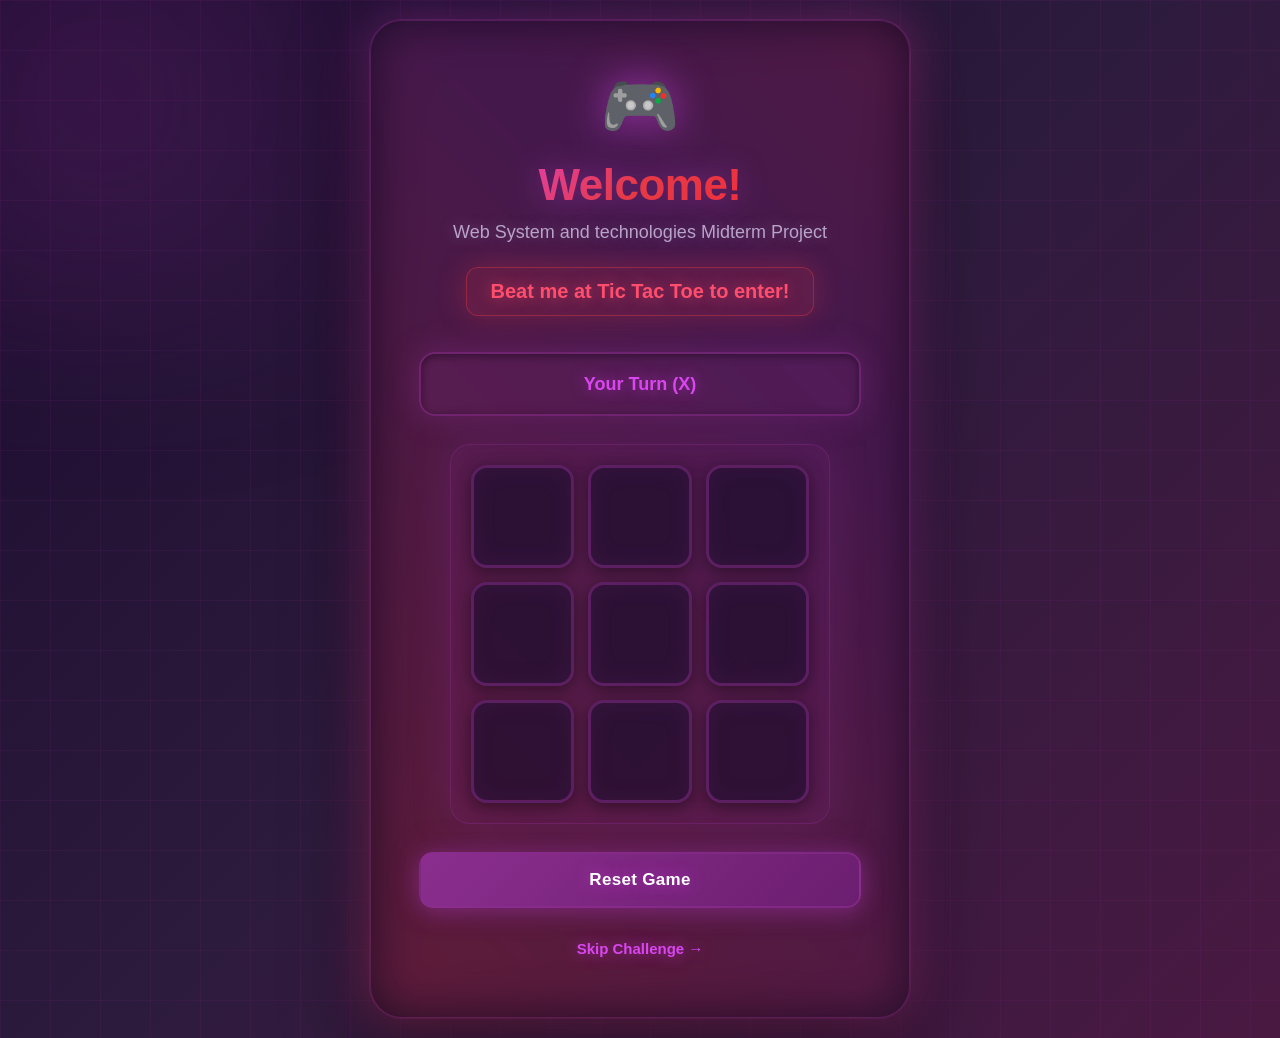
<file: index.html>
<!DOCTYPE html>
<html lang="en">
<head>
    <meta charset="UTF-8">
    <meta name="viewport" content="width=device-width, initial-scale=1.0">
    <title>Welcome - Vince Balce Portfolio</title>
    <script>
        // Redirect to landing page
        window.location.href = 'landing.html';
    </script>
</head>
<body>
    <p>Redirecting...</p>
</body>
</html>
</file>
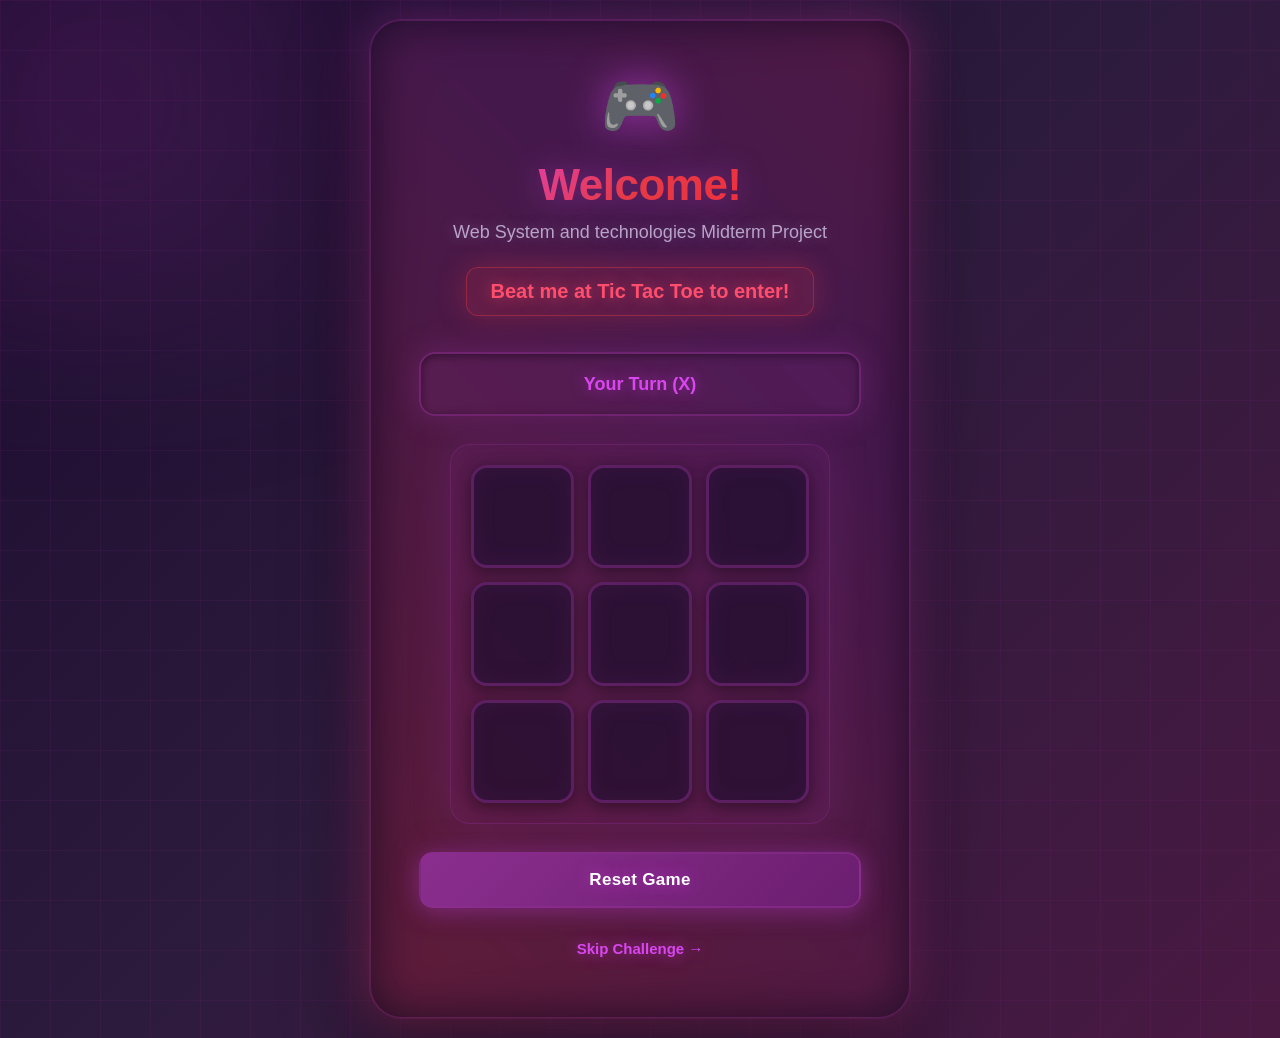
<file: landing.html>
<!DOCTYPE html>
<html lang="en">
  <head>
    <meta charset="UTF-8" />
    <meta name="viewport" content="width=device-width, initial-scale=1.0" />
    <title>Welcome - Play to Enter</title>
    <link rel="icon" type="image/x-icon" href="assets/img/Pogi.png">
    <style>
      * {
        margin: 0;
        padding: 0;
        box-sizing: border-box;
      }

      body {
        font-family: -apple-system, BlinkMacSystemFont, 'Segoe UI', Roboto,
          'Helvetica Neue', Arial, sans-serif;
        background: linear-gradient(
          135deg,
          #1a0b2e 0%,
          #2d1b3d 50%,
          #4a1942 100%
        );
        min-height: 100vh;
        display: flex;
        align-items: center;
        justify-content: center;
        padding: 20px;
        overflow: hidden;
        position: relative;
      }

      /* Cyber grid background */
      body::before {
        content: '';
        position: absolute;
        inset: 0;
        background-image: linear-gradient(
            rgba(139, 46, 143, 0.1) 1px,
            transparent 1px
          ),
          linear-gradient(90deg, rgba(139, 46, 143, 0.1) 1px, transparent 1px);
        background-size: 50px 50px;
        z-index: 0;
      }

      /* Animated background glows */
      body::after {
        content: '';
        position: absolute;
        width: 500px;
        height: 500px;
        background: radial-gradient(
          circle,
          rgba(139, 46, 143, 0.3),
          transparent
        );
        top: -150px;
        left: -150px;
        animation: float 20s infinite ease-in-out;
        filter: blur(80px);
        z-index: 0;
      }

      @keyframes float {
        0%,
        100% {
          transform: translate(0, 0) scale(1);
        }
        50% {
          transform: translate(100px, 100px) scale(1.2);
        }
      }

      .landing-container {
        background: rgba(20, 10, 30, 0.9);
        -webkit-backdrop-filter: blur(20px);
        backdrop-filter: blur(20px);
        border-radius: 32px;
        padding: 48px;
        max-width: 540px;
        width: 100%;
        box-shadow: 0 25px 80px rgba(0, 0, 0, 0.6),
          0 0 0 1px rgba(139, 46, 143, 0.4), 0 0 60px rgba(139, 46, 143, 0.3),
          inset 0 0 80px rgba(139, 46, 143, 0.05);
        text-align: center;
        animation: slideIn 0.8s cubic-bezier(0.16, 1, 0.3, 1);
        position: relative;
        z-index: 1;
        border: 1px solid rgba(139, 46, 143, 0.4);
      }

      /* Cyber glow effect on container */
      .landing-container::before {
        content: '';
        position: absolute;
        inset: -3px;
        background: linear-gradient(45deg, #8b2e8f, #e63946, #8b2e8f, #e63946);
        background-size: 300% 300%;
        border-radius: 32px;
        z-index: -1;
        opacity: 0.4;
        filter: blur(25px);
        animation: gradientShift 6s infinite;
      }

      @keyframes gradientShift {
        0%,
        100% {
          background-position: 0% 50%;
        }
        50% {
          background-position: 100% 50%;
        }
      }

      @keyframes slideIn {
        from {
          opacity: 0;
          transform: translateY(40px) scale(0.95);
        }
        to {
          opacity: 1;
          transform: translateY(0) scale(1);
        }
      }

      .landing-header {
        margin-bottom: 36px;
      }

      .emoji-icon {
        font-size: 4rem;
        margin-bottom: 16px;
        animation: bounce 2s infinite;
        filter: drop-shadow(0 0 20px rgba(217, 70, 239, 0.6));
      }

      @keyframes bounce {
        0%,
        100% {
          transform: translateY(0);
        }
        50% {
          transform: translateY(-10px);
        }
      }

      .landing-title {
        font-size: 2.75rem;
        font-weight: 800;
        background: linear-gradient(135deg, #d946ef, #e63946, #f72735);
        -webkit-background-clip: text;
        -webkit-text-fill-color: transparent;
        background-clip: text;
        margin-bottom: 12px;
        letter-spacing: -0.5px;
        filter: drop-shadow(0 0 15px rgba(217, 70, 239, 0.4));
      }

      .landing-subtitle {
        font-size: 1.125rem;
        color: #b8a3c9;
        margin-bottom: 8px;
        font-weight: 500;
        text-shadow: 0 0 15px rgba(184, 163, 201, 0.4);
      }

      .challenge-text {
        font-size: 1.25rem;
        font-weight: 600;
        color: #ff4d6d;
        margin-top: 16px;
        padding: 12px 24px;
        background: rgba(230, 57, 70, 0.15);
        border-radius: 12px;
        display: inline-block;
        border: 1px solid rgba(230, 57, 70, 0.4);
        box-shadow: 0 0 30px rgba(230, 57, 70, 0.3);
        text-shadow: 0 0 15px rgba(255, 77, 109, 0.6);
      }

      .game-status {
        font-size: 1.125rem;
        font-weight: 600;
        color: #d946ef;
        margin-bottom: 28px;
        padding: 18px 24px;
        background: rgba(139, 46, 143, 0.15);
        border-radius: 16px;
        min-height: 64px;
        display: flex;
        align-items: center;
        justify-content: center;
        box-shadow: inset 0 2px 8px rgba(0, 0, 0, 0.4),
          0 0 30px rgba(139, 46, 143, 0.4);
        border: 2px solid rgba(139, 46, 143, 0.5);
        text-shadow: 0 0 15px rgba(217, 70, 239, 0.6);
      }

      .game-board {
        display: grid;
        grid-template-columns: repeat(3, 1fr);
        gap: 14px;
        margin-bottom: 28px;
        max-width: 380px;
        margin-left: auto;
        margin-right: auto;
        padding: 20px;
        background: rgba(139, 46, 143, 0.08);
        border-radius: 20px;
        border: 1px solid rgba(139, 46, 143, 0.4);
        box-shadow: inset 0 0 40px rgba(139, 46, 143, 0.15),
          0 0 40px rgba(139, 46, 143, 0.25);
      }

      .game-cell {
        aspect-ratio: 1;
        background: rgba(30, 15, 45, 0.7);
        border: 3px solid rgba(139, 46, 143, 0.5);
        border-radius: 16px;
        font-size: 3.5rem;
        font-weight: 800;
        cursor: pointer;
        transition: all 0.3s cubic-bezier(0.16, 1, 0.3, 1);
        display: flex;
        align-items: center;
        justify-content: center;
        color: #d946ef;
        box-shadow: 0 4px 15px rgba(0, 0, 0, 0.4),
          inset 0 0 25px rgba(139, 46, 143, 0.1);
        position: relative;
        overflow: hidden;
      }

      .game-cell::before {
        content: '';
        position: absolute;
        inset: 0;
        background: linear-gradient(
          135deg,
          rgba(139, 46, 143, 0.4),
          rgba(230, 57, 70, 0.4)
        );
        opacity: 0;
        transition: opacity 0.3s ease;
      }

      .game-cell:hover:not(:disabled)::before {
        opacity: 1;
      }

      .game-cell:hover:not(:disabled) {
        border-color: #d946ef;
        transform: scale(1.08) translateY(-2px);
        box-shadow: 0 8px 30px rgba(217, 70, 239, 0.6),
          0 0 40px rgba(217, 70, 239, 0.4),
          inset 0 0 30px rgba(139, 46, 143, 0.3);
      }

      .game-cell:active:not(:disabled) {
        transform: scale(1.02);
      }

      .game-cell:disabled {
        cursor: not-allowed;
        opacity: 0.9;
      }

      .game-cell.x {
        color: #ff4d6d;
        text-shadow: 0 0 25px rgba(255, 77, 109, 1);
        animation: popIn 0.3s cubic-bezier(0.16, 1, 0.3, 1);
      }

      .game-cell.o {
        color: #d946ef;
        text-shadow: 0 0 25px rgba(217, 70, 239, 1);
        animation: popIn 0.3s cubic-bezier(0.16, 1, 0.3, 1);
      }

      @keyframes popIn {
        0% {
          transform: scale(0);
          opacity: 0;
        }
        50% {
          transform: scale(1.2);
        }
        100% {
          transform: scale(1);
          opacity: 1;
        }
      }

      .button-group {
        display: flex;
        flex-direction: column;
        gap: 12px;
        margin-bottom: 20px;
      }

      .game-reset {
        width: 100%;
        padding: 16px 32px;
        background: linear-gradient(135deg, #8b2e8f, #6b1e6f);
        color: white;
        border: 2px solid rgba(139, 46, 143, 0.6);
        border-radius: 14px;
        font-weight: 700;
        font-size: 1.0625rem;
        cursor: pointer;
        transition: all 0.3s cubic-bezier(0.16, 1, 0.3, 1);
        box-shadow: 0 4px 20px rgba(139, 46, 143, 0.5),
          0 0 30px rgba(139, 46, 143, 0.4);
        letter-spacing: 0.3px;
        text-shadow: 0 0 15px rgba(217, 70, 239, 0.6);
      }

      .game-reset:hover {
        transform: translateY(-3px);
        box-shadow: 0 8px 35px rgba(139, 46, 143, 0.7),
          0 0 50px rgba(139, 46, 143, 0.6);
        border-color: #d946ef;
      }

      .game-reset:active {
        transform: translateY(-1px);
      }

      #test-win {
        background: linear-gradient(135deg, #e63946, #c41e3a);
        border-color: rgba(230, 57, 70, 0.6);
        box-shadow: 0 4px 20px rgba(230, 57, 70, 0.5),
          0 0 30px rgba(230, 57, 70, 0.4);
      }

      #test-win:hover {
        box-shadow: 0 8px 35px rgba(230, 57, 70, 0.7),
          0 0 50px rgba(230, 57, 70, 0.6);
        border-color: #ff4d6d;
      }

      .skip-link {
        display: inline-flex;
        align-items: center;
        gap: 8px;
        color: #d946ef;
        text-decoration: none;
        font-weight: 600;
        padding: 12px 24px;
        border-radius: 12px;
        transition: all 0.3s ease;
        font-size: 0.9375rem;
        text-shadow: 0 0 15px rgba(217, 70, 239, 0.6);
      }

      .skip-link:hover {
        background: rgba(139, 46, 143, 0.25);
        gap: 12px;
        box-shadow: 0 0 30px rgba(139, 46, 143, 0.4);
      }

      .win-animation {
        animation: celebrate 0.6s ease;
        background: linear-gradient(135deg, #10b981, #059669) !important;
        color: white !important;
        box-shadow: 0 0 50px rgba(16, 185, 129, 0.8) !important;
      }

      @keyframes celebrate {
        0%,
        100% {
          transform: scale(1);
        }
        25% {
          transform: scale(1.05) rotate(-2deg);
        }
        75% {
          transform: scale(1.05) rotate(2deg);
        }
      }

      .confetti {
        position: fixed;
        width: 12px;
        height: 12px;
        background: #e63946;
        border-radius: 50%;
        animation: confetti-fall 3s linear;
        z-index: 9999;
        box-shadow: 0 0 15px currentColor;
      }

      @keyframes confetti-fall {
        to {
          transform: translateY(100vh) rotate(720deg);
          opacity: 0;
        }
      }

      @media (max-width: 480px) {
        .landing-container {
          padding: 36px 24px;
          border-radius: 24px;
        }

        .landing-title {
          font-size: 2.25rem;
        }

        .emoji-icon {
          font-size: 3rem;
        }

        .game-cell {
          font-size: 2.75rem;
        }

        .game-board {
          padding: 16px;
          gap: 10px;
        }

        .challenge-text {
          font-size: 1.125rem;
        }
      }
    </style>
  </head>
  <body>
    <div class="landing-container">
      <div class="landing-header">
        <div class="emoji-icon">🎮</div>
        <h1 class="landing-title">Welcome!</h1>
        <p class="landing-subtitle">
          Web System and technologies Midterm Project
        </p>
        <p class="challenge-text">Beat me at Tic Tac Toe to enter!</p>
      </div>

      <div class="game-status" id="game-status">Your Turn (X)</div>

      <div class="game-board" id="game-board">
        <button class="game-cell" data-index="0" title="Cell 1"></button>
        <button class="game-cell" data-index="1" title="Cell 2"></button>
        <button class="game-cell" data-index="2" title="Cell 3"></button>
        <button class="game-cell" data-index="3" title="Cell 4"></button>
        <button class="game-cell" data-index="4" title="Cell 5"></button>
        <button class="game-cell" data-index="5" title="Cell 6"></button>
        <button class="game-cell" data-index="6" title="Cell 7"></button>
        <button class="game-cell" data-index="7" title="Cell 8"></button>
        <button class="game-cell" data-index="8" title="Cell 9"></button>
      </div>

      <div class="button-group">
        <button class="game-reset" id="game-reset">Reset Game</button>
      </div>

      <a href="portfolio.html" class="skip-link">Skip Challenge →</a>
    </div>

    <script>
      const gameBoard = document.getElementById('game-board')
      const gameStatus = document.getElementById('game-status')
      const gameReset = document.getElementById('game-reset')
      const gameCells = document.querySelectorAll('.game-cell')

      let board = ['', '', '', '', '', '', '', '', '']
      let currentPlayer = 'X'
      let gameActive = true

      const winningConditions = [
        [0, 1, 2],
        [3, 4, 5],
        [6, 7, 8],
        [0, 3, 6],
        [1, 4, 7],
        [2, 5, 8],
        [0, 4, 8],
        [2, 4, 6],
      ]

      function createConfetti() {
        for (let i = 0; i < 50; i++) {
          setTimeout(() => {
            const confetti = document.createElement('div')
            confetti.className = 'confetti'
            confetti.style.left = Math.random() * 100 + '%'
            confetti.style.background = [
              '#e63946',
              '#d946ef',
              '#8b2e8f',
              '#f72735',
            ][Math.floor(Math.random() * 4)]
            confetti.style.animationDelay = Math.random() * 0.5 + 's'
            document.body.appendChild(confetti)

            setTimeout(() => confetti.remove(), 3000)
          }, i * 30)
        }
      }

      function handleCellClick(e) {
        const clickedCell = e.target
        const clickedCellIndex = parseInt(
          clickedCell.getAttribute('data-index')
        )

        if (
          board[clickedCellIndex] !== '' ||
          !gameActive ||
          currentPlayer === 'O'
        ) {
          return
        }

        // Player move
        board[clickedCellIndex] = currentPlayer
        clickedCell.textContent = currentPlayer
        clickedCell.classList.add(currentPlayer.toLowerCase())
        clickedCell.disabled = true

        if (checkResult()) return

        // AI move
        currentPlayer = 'O'
        gameStatus.textContent = 'AI is thinking...'

        setTimeout(() => {
          makeAIMove()
          checkResult()
        }, 500)
      }

      function makeAIMove() {
        const availableCells = board
          .map((cell, index) => (cell === '' ? index : null))
          .filter((val) => val !== null)

        if (availableCells.length === 0) return

        // Simple AI: random move
        const randomIndex =
          availableCells[Math.floor(Math.random() * availableCells.length)]

        board[randomIndex] = 'O'
        gameCells[randomIndex].textContent = 'O'
        gameCells[randomIndex].classList.add('o')
        gameCells[randomIndex].disabled = true

        currentPlayer = 'X'
        if (gameActive) {
          gameStatus.textContent = 'Your Turn (X)'
        }
      }

      function checkResult() {
        let roundWon = false
        let winner = ''

        for (let i = 0; i < winningConditions.length; i++) {
          const [a, b, c] = winningConditions[i]
          if (board[a] === '' || board[b] === '' || board[c] === '') {
            continue
          }
          if (board[a] === board[b] && board[b] === board[c]) {
            roundWon = true
            winner = board[a]
            break
          }
        }

        if (roundWon) {
          gameActive = false
          if (winner === 'X') {
            gameStatus.textContent = '🎉 You Win! Redirecting...'
            gameStatus.classList.add('win-animation')
            createConfetti()

            setTimeout(() => {
              window.location.replace('portfolio.html')
            }, 2000)
          } else {
            gameStatus.textContent = 'AI Wins! Try Again! 🤖'
          }
          return true
        }

        if (!board.includes('')) {
          gameStatus.textContent = "It's a Draw! Try Again! 🤝"
          gameActive = false
          return true
        }

        return false
      }

      function resetGame() {
        board = ['', '', '', '', '', '', '', '', '']
        currentPlayer = 'X'
        gameActive = true
        gameStatus.textContent = 'Your Turn (X)'
        gameStatus.classList.remove('win-animation')

        gameCells.forEach((cell) => {
          cell.textContent = ''
          cell.disabled = false
          cell.classList.remove('x', 'o')
        })
      }

      // Add event listeners
      gameCells.forEach((cell) => {
        cell.addEventListener('click', handleCellClick)
      })

      gameReset.addEventListener('click', resetGame)

      // Test win button
      const testWinBtn = document.getElementById('test-win')
      if (testWinBtn) {
        testWinBtn.addEventListener('click', () => {
          gameStatus.textContent = '🎉 You Win! Redirecting...'
          gameStatus.classList.add('win-animation')
          createConfetti()
          gameActive = false

          setTimeout(() => {
            window.location.replace('portfolio.html')
          }, 2000)
        })
      }
    </script>
  </body>
</html>
</file>
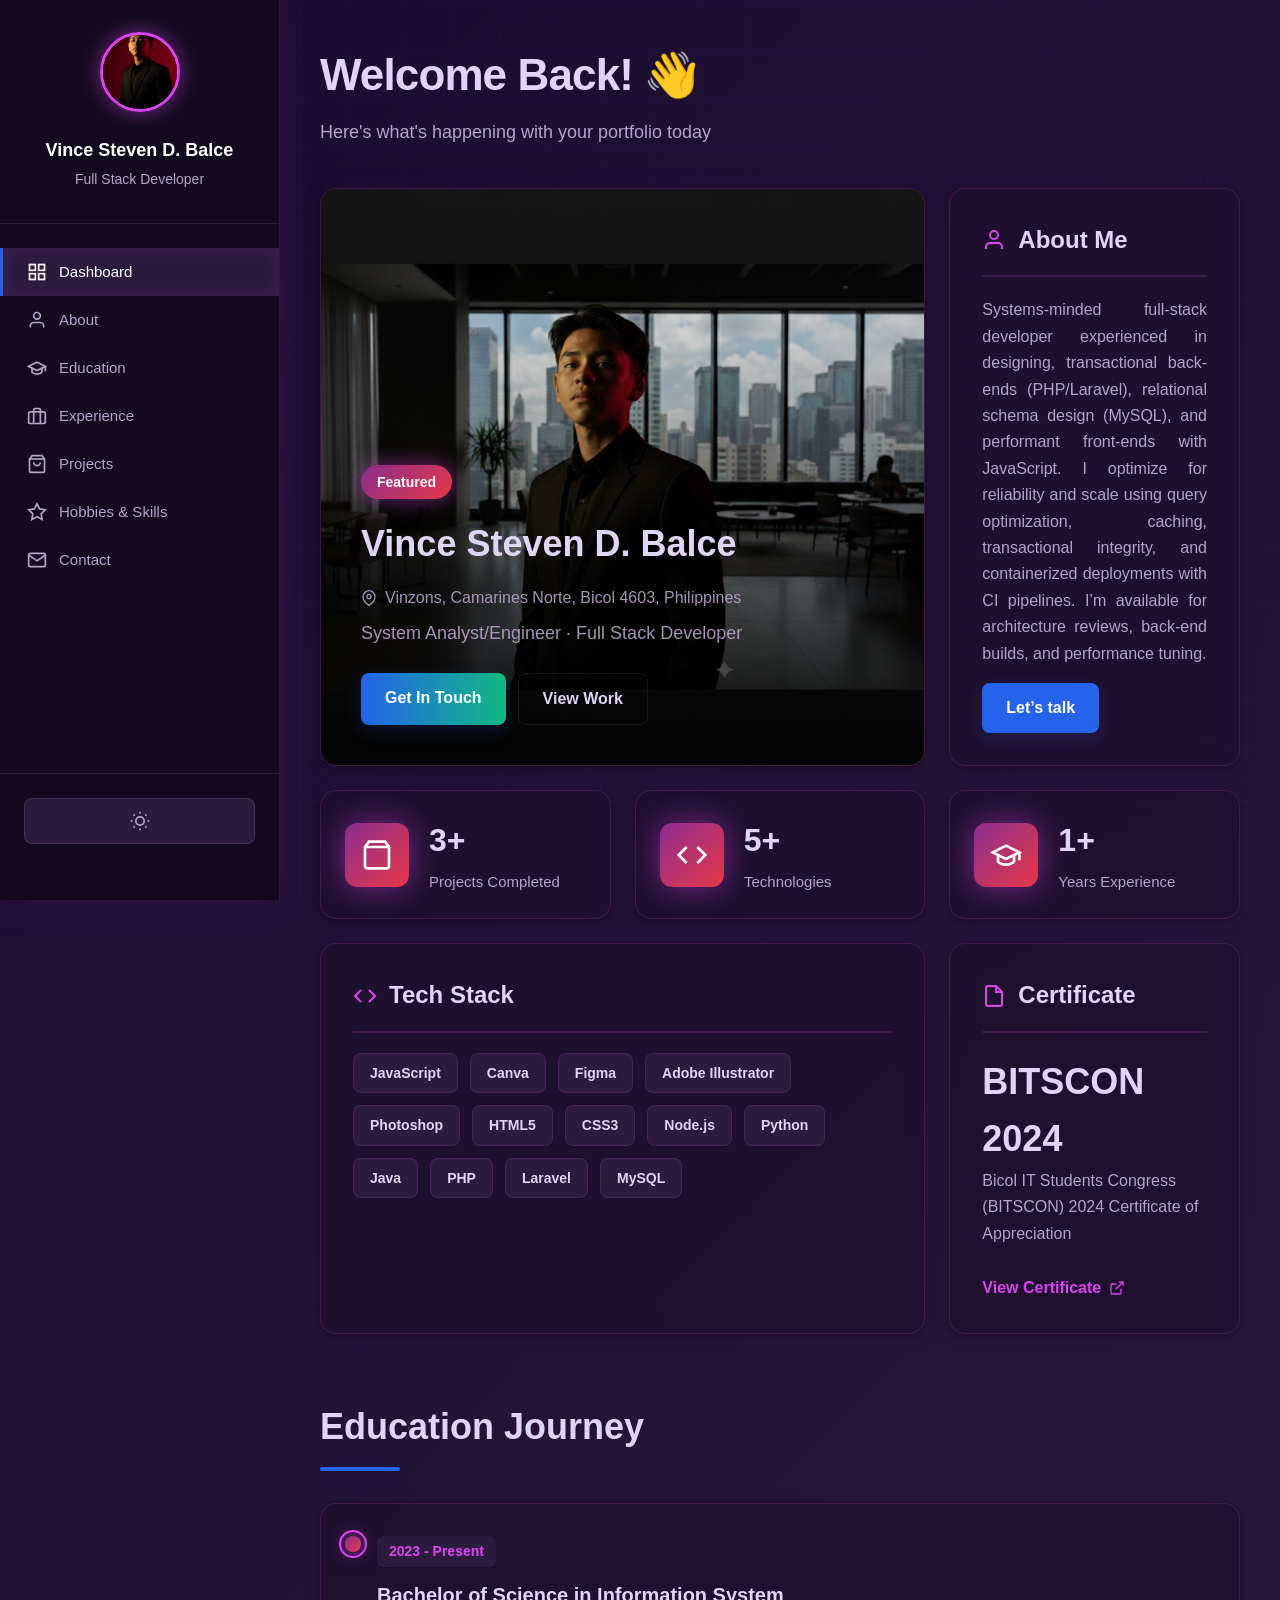
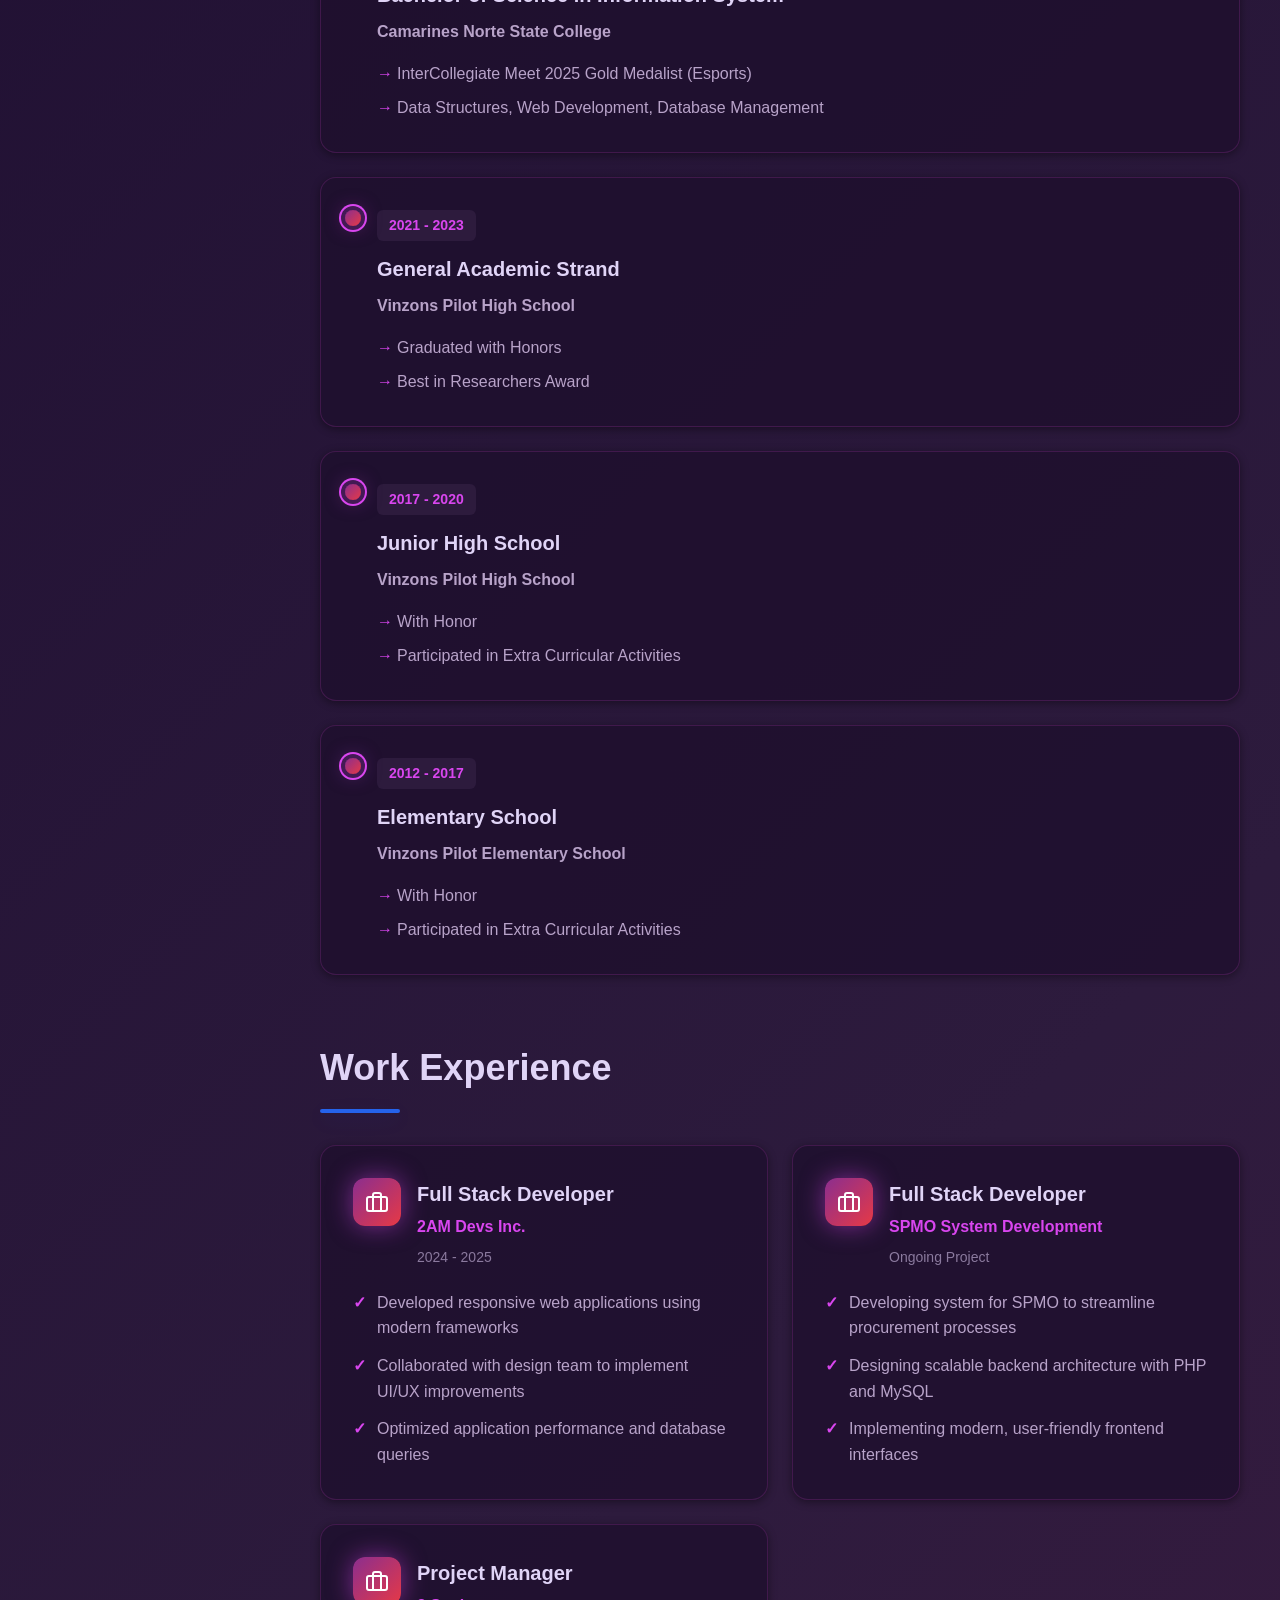
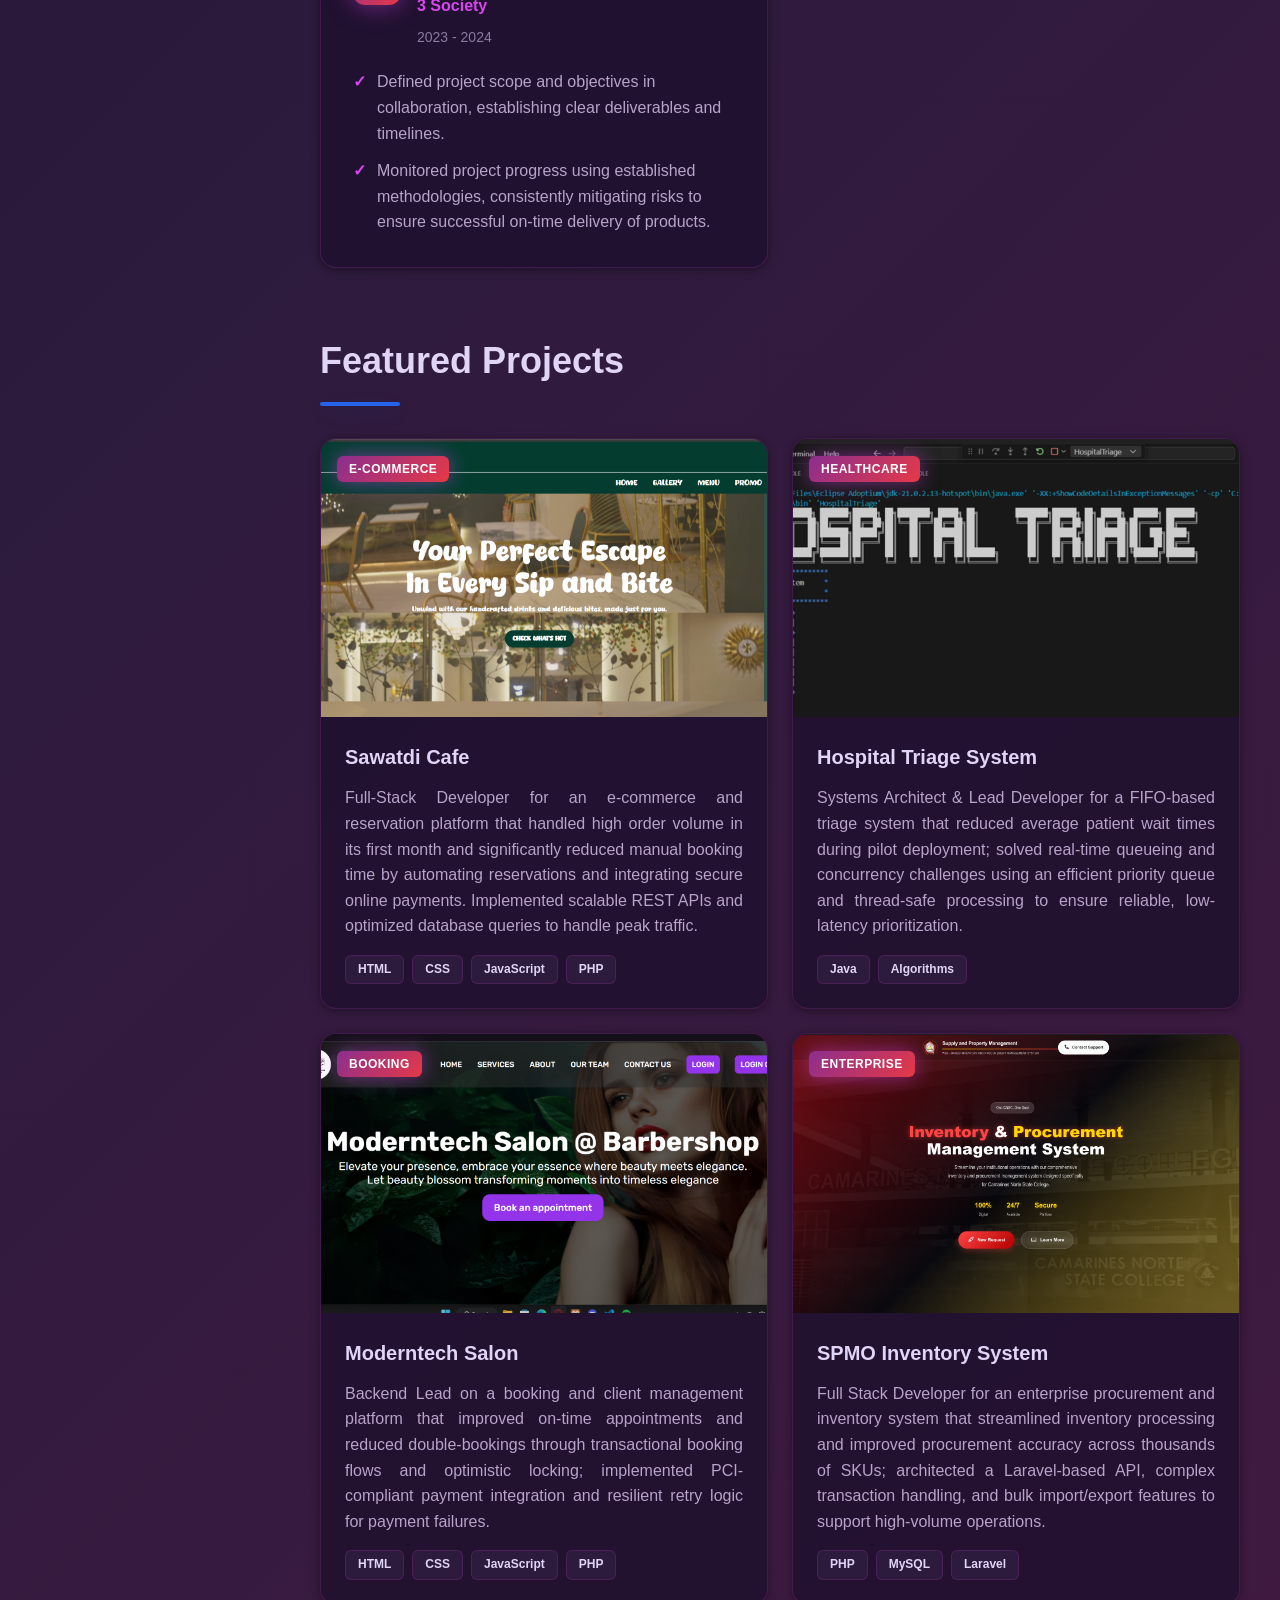
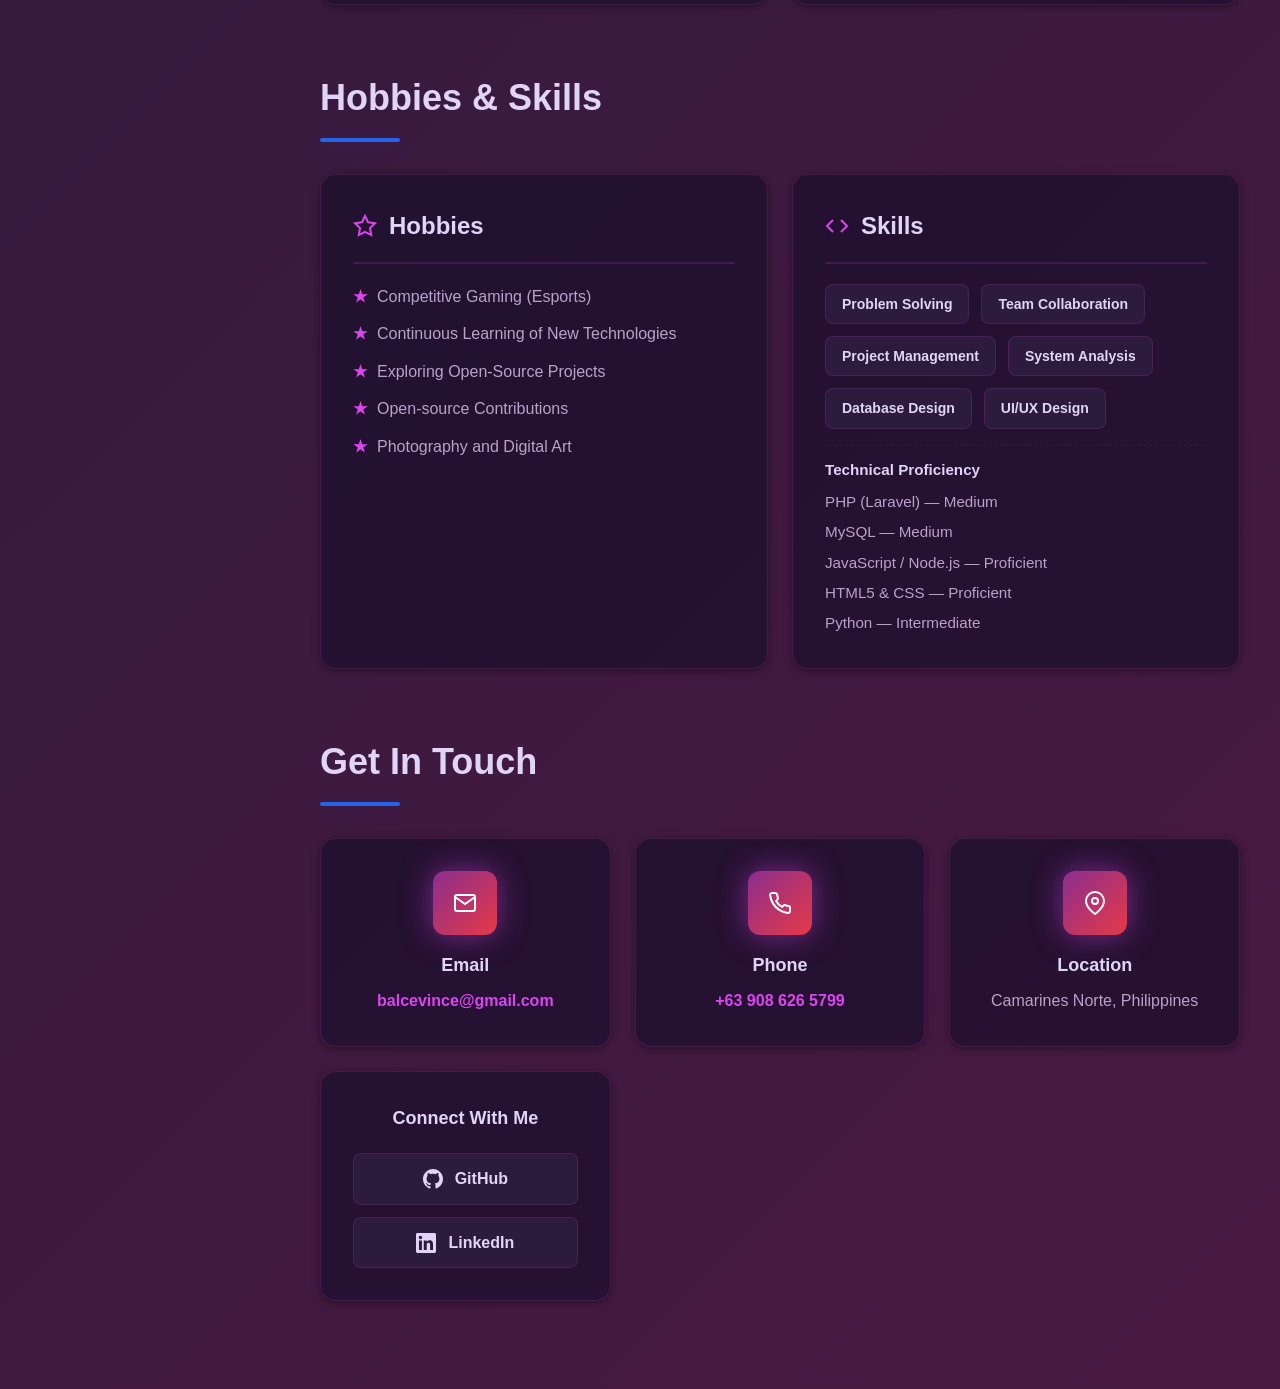
<file: portfolio.html>
<!DOCTYPE html>
<html lang="en">
<head>
    <meta charset="UTF-8">
    <meta name="viewport" content="width=device-width, initial-scale=1.0">
    <title>Vince Balce - Dashboard Portfolio</title>
    <meta name="description" content="Full-stack software engineer passionate about system engineering and scalable solutions.">
    <meta name="author" content="Vince Steven D. Balce">
    
        <link rel="stylesheet" href="assets/css/styles.css">
        <style>
        /* Responsive about-card short variant */
        .about-full { display: block; }
        .about-short { display: none; }
        @media (max-width: 640px) {
            .about-full { display: none; }
            .about-short { display: block; }
            .about-card .btn-primary { display: block; width: 100%; box-sizing: border-box; }
        }
        </style>
    <link rel="icon" type="image/x-icon" href="assets/img/Pogi.png">
</head>
<body class="light-mode">
    <!-- Sidebar Overlay for Mobile -->
    <div class="sidebar-overlay" id="sidebar-overlay"></div>

    <!-- Sidebar Navigation -->
    <aside class="sidebar" id="sidebar">
        <div class="sidebar-header">
            <div class="sidebar-profile">
                <img id="sidebar-img" src="assets/img/Pogi.png" alt="Vince Steven D. Balce" class="sidebar-avatar">
                <h3>Vince Steven D. Balce</h3>
                <p>Full Stack Developer</p>
            </div>
            <button class="sidebar-close" id="sidebar-close" aria-label="Close sidebar" title="Close sidebar">
                <svg width="16" height="16" viewBox="0 0 24 24" fill="none" stroke="currentColor" stroke-width="3">
                    <line x1="18" y1="6" x2="6" y2="18"></line>
                    <line x1="6" y1="6" x2="18" y2="18"></line>
                </svg>
            </button>
        </div>
        
        <nav class="sidebar-nav">
            <a href="#dashboard" class="sidebar-link active">
                <svg width="20" height="20" viewBox="0 0 24 24" fill="none" stroke="currentColor" stroke-width="2">
                    <rect x="3" y="3" width="7" height="7"></rect>
                    <rect x="14" y="3" width="7" height="7"></rect>
                    <rect x="14" y="14" width="7" height="7"></rect>
                    <rect x="3" y="14" width="7" height="7"></rect>
                </svg>
                Dashboard
            </a>
            <a href="#about" class="sidebar-link">
                <svg width="20" height="20" viewBox="0 0 24 24" fill="none" stroke="currentColor" stroke-width="2">
                    <path d="M20 21v-2a4 4 0 0 0-4-4H8a4 4 0 0 0-4 4v2"></path>
                    <circle cx="12" cy="7" r="4"></circle>
                </svg>
                About
            </a>
            <a href="#education" class="sidebar-link">
                <svg width="20" height="20" viewBox="0 0 24 24" fill="none" stroke="currentColor" stroke-width="2">
                    <path d="M22 10v6M2 10l10-5 10 5-10 5z"></path>
                    <path d="M6 12v5c3 3 9 3 12 0v-5"></path>
                </svg>
                Education
            </a>
            <a href="#experience" class="sidebar-link">
                <svg width="20" height="20" viewBox="0 0 24 24" fill="none" stroke="currentColor" stroke-width="2">
                    <rect x="2" y="7" width="20" height="14" rx="2" ry="2"></rect>
                    <path d="M16 21V5a2 2 0 0 0-2-2h-4a2 2 0 0 0-2 2v16"></path>
                </svg>
                Experience
            </a>
            <a href="#projects" class="sidebar-link">
                <svg width="20" height="20" viewBox="0 0 24 24" fill="none" stroke="currentColor" stroke-width="2">
                    <path d="M6 2L3 6v14a2 2 0 0 0 2 2h14a2 2 0 0 0 2-2V6l-3-4z"></path>
                    <line x1="3" y1="6" x2="21" y2="6"></line>
                    <path d="M16 10a4 4 0 0 1-8 0"></path>
                </svg>
                Projects
            </a>
            <a href="#hobbies" class="sidebar-link">
                <svg width="20" height="20" viewBox="0 0 24 24" fill="none" stroke="currentColor" stroke-width="2">
                    <path d="M12 2l3.09 6.26L22 9.27l-5 4.87 1.18 6.88L12 17.77l-6.18 3.25L7 14.14 2 9.27l6.91-1.01L12 2z"></path>
                </svg>
                Hobbies & Skills
            </a>
            <a href="#contact" class="sidebar-link">
                <svg width="20" height="20" viewBox="0 0 24 24" fill="none" stroke="currentColor" stroke-width="2">
                    <path d="M4 4h16c1.1 0 2 .9 2 2v12c0 1.1-.9 2-2 2H4c-1.1 0-2-.9-2-2V6c0-1.1.9-2 2-2z"></path>
                    <polyline points="22,6 12,13 2,6"></polyline>
                </svg>
                Contact
            </a>
        </nav>
        
        <div class="sidebar-footer">
            <button id="theme-toggle" class="theme-toggle-sidebar" aria-label="Toggle theme">
                <svg class="sun-icon" width="20" height="20" viewBox="0 0 24 24" fill="none" stroke="currentColor" stroke-width="2">
                    <circle cx="12" cy="12" r="5"></circle>
                    <line x1="12" y1="1" x2="12" y2="3"></line>
                    <line x1="12" y1="21" x2="12" y2="23"></line>
                    <line x1="4.22" y1="4.22" x2="5.64" y2="5.64"></line>
                    <line x1="18.36" y1="18.36" x2="19.78" y2="19.78"></line>
                    <line x1="1" y1="12" x2="3" y2="12"></line>
                    <line x1="21" y1="12" x2="23" y2="12"></line>
                    <line x1="4.22" y1="19.78" x2="5.64" y2="18.36"></line>
                    <line x1="18.36" y1="5.64" x2="19.78" y2="4.22"></line>
                </svg>
                <svg class="moon-icon" width="20" height="20" viewBox="0 0 24 24" fill="none" stroke="currentColor" stroke-width="2">
                    <path d="M21 12.79A9 9 0 1 1 11.21 3 7 7 0 0 0 21 12.79z"></path>
                </svg>
            </button>
        </div>
    </aside>

    <!-- Mobile Header -->
    <header class="mobile-header">
        <button class="sidebar-toggle" id="sidebar-toggle" aria-label="Open sidebar" title="Open sidebar">
            <span></span>
            <span></span>
            <span></span>
        </button>
        <h1>WebTech - Portfolio</h1>
        <button id="theme-toggle-mobile" class="theme-toggle-mobile" aria-label="Toggle theme">
            <svg class="sun-icon" width="20" height="20" viewBox="0 0 24 24" fill="none" stroke="currentColor" stroke-width="2">
                <circle cx="12" cy="12" r="5"></circle>
                <line x1="12" y1="1" x2="12" y2="3"></line>
                <line x1="12" y1="21" x2="12" y2="23"></line>
            </svg>
            <svg class="moon-icon" width="20" height="20" viewBox="0 0 24 24" fill="none" stroke="currentColor" stroke-width="2">
                <path d="M21 12.79A9 9 0 1 1 11.21 3 7 7 0 0 0 21 12.79z"></path>
            </svg>
        </button>
    </header>

    <!-- Main Content -->
    <main class="main-content">
        <!-- Dashboard Section -->
        <section id="dashboard" class="dashboard-section">
            <div class="dashboard-header">
                <div>
                    <h1 class="dashboard-title">Welcome Back! 👋</h1>
                    <p class="dashboard-subtitle">Here's what's happening with your portfolio today</p>
                </div>
            </div>

            <!-- Magazine Grid Layout -->
            <div class="magazine-grid">
                <!-- Hero Card - Large -->
                <article class="magazine-card hero-card">
                    <div class="card-image-wrapper">
                        <img id="hero-bg" src="assets/img/day-bg.png" alt="Background" class="card-bg-image">
                        <div class="card-overlay"></div>
                    </div>
                    <div class="card-content-overlay">
                        <span class="card-label">Featured</span>
                        <h2>Vince Steven D. Balce</h2>
                        <p class="card-meta">
                            <svg width="16" height="16" viewBox="0 0 24 24" fill="none" stroke="currentColor" stroke-width="2">
                                <path d="M21 10c0 7-9 13-9 13s-9-6-9-13a9 9 0 0 1 18 0z"></path>
                                <circle cx="12" cy="10" r="3"></circle>
                            </svg>
                            Vinzons, Camarines Norte, Bicol 4603, Philippines
                        </p>
                        <p class="card-description">System Analyst/Engineer · Full Stack Developer</p>
                        <div class="card-actions">
                            <a href="#contact" class="btn-primary cta">Get In Touch</a>
                            <a href="#projects" class="btn-secondary">View Work</a>
                        </div>
                    </div>
                </article>

                <!-- About Card -->
                <article class="magazine-card about-card" id="about">
                    <div class="card-header">
                        <svg width="24" height="24" viewBox="0 0 24 24" fill="none" stroke="currentColor" stroke-width="2">
                            <path d="M20 21v-2a4 4 0 0 0-4-4H8a4 4 0 0 0-4 4v2"></path>
                            <circle cx="12" cy="7" r="4"></circle>
                        </svg>
                        <h3>About Me</h3>
                    </div>
                    <div class="card-body">
                        <p class="about-full">Systems-minded full‑stack developer experienced in designing, transactional back-ends (PHP/Laravel), relational schema design (MySQL), and performant front-ends with JavaScript. I optimize for reliability and scale using query optimization, caching, transactional integrity, and containerized deployments with CI pipelines. I’m available for architecture reviews, back-end builds, and performance tuning.</p>
                        <p class="about-short">Systems-minded full‑stack engineer focused on reliable, scalable web systems — available for architecture reviews and performance tuning.</p>
                        <a href="mailto:balcevince@gmail.com" class="btn-primary" aria-label="Email Vince Balce">Let’s talk</a>
                    </div>
                </article>

                <!-- Stats Cards -->
                <article class="magazine-card stat-card">
                    <div class="stat-icon">
                        <svg width="32" height="32" viewBox="0 0 24 24" fill="none" stroke="currentColor" stroke-width="2">
                            <path d="M6 2L3 6v14a2 2 0 0 0 2 2h14a2 2 0 0 0 2-2V6l-3-4z"></path>
                            <line x1="3" y1="6" x2="21" y2="6"></line>
                        </svg>
                    </div>
                    <div class="stat-content">
                        <h4>4+</h4>
                        <p>Projects Completed</p>
                    </div>
                </article>

                <article class="magazine-card stat-card">
                    <div class="stat-icon">
                        <svg width="32" height="32" viewBox="0 0 24 24" fill="none" stroke="currentColor" stroke-width="2">
                            <polyline points="16 18 22 12 16 6"></polyline>
                            <polyline points="8 6 2 12 8 18"></polyline>
                        </svg>
                    </div>
                    <div class="stat-content">
                        <h4>6+</h4>
                        <p>Technologies</p>
                    </div>
                </article>

                <article class="magazine-card stat-card">
                    <div class="stat-icon">
                        <svg width="32" height="32" viewBox="0 0 24 24" fill="none" stroke="currentColor" stroke-width="2">
                            <path d="M22 10v6M2 10l10-5 10 5-10 5z"></path>
                            <path d="M6 12v5c3 3 9 3 12 0v-5"></path>
                        </svg>
                    </div>
                    <div class="stat-content">
                        <h4>2+</h4>
                        <p>Years Experience</p>
                    </div>
                </article>

                <!-- Tech Stack Card -->
                <article class="magazine-card tech-card">
                    <div class="card-header">
                        <svg width="24" height="24" viewBox="0 0 24 24" fill="none" stroke="currentColor" stroke-width="2">
                            <polyline points="16 18 22 12 16 6"></polyline>
                            <polyline points="8 6 2 12 8 18"></polyline>
                        </svg>
                        <h3>Tech Stack</h3>
                    </div>
                    <div class="card-body">
                        <div class="tech-tags">
                            <span class="tech-tag">JavaScript</span>
                            <span class="tech-tag">Canva</span>
                            <span class="tech-tag">Figma</span>
                            <span class="tech-tag">Adobe Illustrator</span>
                            <span class="tech-tag">Photoshop</span>
                            <span class="tech-tag">HTML5</span>
                            <span class="tech-tag">CSS3</span>
                            <span class="tech-tag">Node.js</span>
                            <span class="tech-tag">Python</span>
                            <span class="tech-tag">Java</span>
                            <span class="tech-tag">PHP</span>
                            <span class="tech-tag">Laravel</span>
                            <span class="tech-tag">MySQL</span>
                        </div>
                    </div>
                </article>

                <!-- Certificate Card -->
                <article class="magazine-card certificate-card">
                    <div class="card-header">
                        <svg width="24" height="24" viewBox="0 0 24 24" fill="none" stroke="currentColor" stroke-width="2">
                            <path d="M14 2H6a2 2 0 0 0-2 2v16a2 2 0 0 0 2 2h12a2 2 0 0 0 2-2V8z"></path>
                            <polyline points="14 2 14 8 20 8"></polyline>
                        </svg>
                        <h3>Certificate</h3>
                    </div>
                    <div class="card-body">
                        <h2>BITSCON 2024</h2>
                        <p>Bicol IT Students Congress (BITSCON) 2024 Certificate of Appreciation</p>
                        <a href="assets/docs/balcevince@gmail.com.pdf" target="_blank" class="btn-link">
                            View Certificate
                            <svg width="16" height="16" viewBox="0 0 24 24" fill="none" stroke="currentColor" stroke-width="2">
                                <path d="M18 13v6a2 2 0 0 1-2 2H5a2 2 0 0 1-2-2V8a2 2 0 0 1 2-2h6"></path>
                                <polyline points="15 3 21 3 21 9"></polyline>
                                <line x1="10" y1="14" x2="21" y2="3"></line>
                            </svg>
                        </a>
                    </div>
                </article>
            </div>

            <!-- Education Section -->
            <div class="section-divider" id="education">
                <h2 class="section-heading">Education Journey</h2>
            </div>
            
            <div class="timeline-grid">
                <article class="timeline-card">
                    <div class="timeline-marker"></div>
                    <div class="timeline-content">
                        <span class="timeline-date">2023 - Present</span>
                        <h3>Bachelor of Science in Information System</h3>
                        <p class="timeline-institution">Camarines Norte State College</p>
                        <ul class="timeline-list">
                            <li>InterCollegiate Meet 2025 Gold Medalist (Esports)</li>
                            <li>Data Structures, Web Development, Database Management</li>
                        </ul>
                    </div>
                </article>

                <article class="timeline-card">
                    <div class="timeline-marker"></div>
                    <div class="timeline-content">
                        <span class="timeline-date">2021 - 2023</span>
                        <h3>General Academic Strand</h3>
                        <p class="timeline-institution">Vinzons Pilot High School</p>
                        <ul class="timeline-list">
                            <li>Graduated with Honors</li>
                            <li>Best in Researchers Award</li>
                        </ul>
                    </div>
                </article>

                <article class="timeline-card">
                    <div class="timeline-marker"></div>
                    <div class="timeline-content">
                        <span class="timeline-date">2017 - 2020</span>
                        <h3>Junior High School</h3>
                        <p class="timeline-institution">Vinzons Pilot High School</p>
                        <ul class="timeline-list">
                            <li>With Honor</li>
                            <li>Participated in Extra Curricular Activities</li>
                        </ul>
                    </div>
                </article>

                <article class="timeline-card">
                    <div class="timeline-marker"></div>
                    <div class="timeline-content">
                        <span class="timeline-date">2012 - 2017</span>
                        <h3>Elementary School</h3>
                        <p class="timeline-institution">Vinzons Pilot Elementary School</p>
                        <ul class="timeline-list">
                            <li>With Honor</li>
                            <li>Participated in Extra Curricular Activities</li>
                        </ul>
                    </div>
                </article>
            </div>

            <!-- Experience Section -->
            <div class="section-divider" id="experience">
                <h2 class="section-heading">Work Experience</h2>
            </div>
            
            <div class="experience-grid">
                <article class="experience-card">
                    <div class="experience-header">
                        <div class="experience-icon">
                            <svg width="24" height="24" viewBox="0 0 24 24" fill="none" stroke="currentColor" stroke-width="2">
                                <rect x="2" y="7" width="20" height="14" rx="2" ry="2"></rect>
                                <path d="M16 21V5a2 2 0 0 0-2-2h-4a2 2 0 0 0-2 2v16"></path>
                            </svg>
                        </div>
                        <div>
                            <h3>Full Stack Developer</h3>
                            <p class="experience-company">2AM Devs Inc.</p>
                            <span class="experience-date">2024 - 2025</span>
                        </div>
                    </div>
                    <ul class="experience-list">
                        <li>Developed responsive web applications using modern frameworks</li>
                        <li>Collaborated with design team to implement UI/UX improvements</li>
                        <li>Optimized application performance and database queries</li>
                    </ul>
                </article>

                <article class="experience-card">
                    <div class="experience-header">
                        <div class="experience-icon">
                            <svg width="24" height="24" viewBox="0 0 24 24" fill="none" stroke="currentColor" stroke-width="2">
                                <rect x="2" y="7" width="20" height="14" rx="2" ry="2"></rect>
                                <path d="M16 21V5a2 2 0 0 0-2-2h-4a2 2 0 0 0-2 2v16"></path>
                            </svg>
                        </div>
                        <div>
                            <h3>Full Stack Developer</h3>
                            <p class="experience-company">SPMO System Development</p>
                            <span class="experience-date">Ongoing Project</span>
                        </div>
                    </div>
                    <ul class="experience-list">
                        <li>Developing system for SPMO to streamline procurement processes</li>
                        <li>Designing scalable backend architecture with PHP and MySQL</li>
                        <li>Implementing modern, user-friendly frontend interfaces</li>
                    </ul>
                </article>

                <article class="experience-card">
                    <div class="experience-header">
                        <div class="experience-icon">
                            <svg width="24" height="24" viewBox="0 0 24 24" fill="none" stroke="currentColor" stroke-width="2">
                                <rect x="2" y="7" width="20" height="14" rx="2" ry="2"></rect>
                                <path d="M16 21V5a2 2 0 0 0-2-2h-4a2 2 0 0 0-2 2v16"></path>
                            </svg>
                        </div>
                        <div>
                            <h3>Project Manager</h3>
                            <p class="experience-company">3 Society</p>
                            <span class="experience-date">2023 - 2024</span>
                        </div>
                    </div>
                    <ul class="experience-list">
                        <li>Defined project scope and objectives in collaboration, establishing clear deliverables and timelines. </li>
                        <li>Monitored project progress using established methodologies, consistently mitigating risks to ensure successful on-time delivery of products.</li>
                </article>
            </div>

            <!-- Projects Section -->
            <div class="section-divider" id="projects">
                <h2 class="section-heading">Featured Projects</h2>
            </div>
            
            <div class="projects-magazine-grid">
                <article class="project-magazine-card">
                    <div class="project-image">
                        <img src="assets/img/data.png" alt="Sawatdi Cafe">
                        <div class="project-overlay">
                            <span class="project-label">E-Commerce</span>
                        </div>
                    </div>
                    <div class="project-content">
                        <h3>Sawatdi Cafe</h3>
                            <p>Full-Stack Developer for an e-commerce and reservation platform that handled high order volume in its first month and significantly reduced manual booking time by automating reservations and integrating secure online payments. Implemented scalable REST APIs and optimized database queries to handle peak traffic.</p>
                        <div class="project-tags">
                            <span class="tag">HTML</span>
                            <span class="tag">CSS</span>
                            <span class="tag">JavaScript</span>
                            <span class="tag">PHP</span>
                        </div>
                    </div>
                </article>

                <article class="project-magazine-card">
                    <div class="project-image">
                        <img src="assets/img/image.png" alt="Hospital Triage System">
                        <div class="project-overlay">
                            <span class="project-label">Healthcare</span>
                        </div>
                    </div>
                    <div class="project-content">
                        <h3>Hospital Triage System</h3>
                        <p>Systems Architect & Lead Developer for a FIFO-based triage system that reduced average patient wait times during pilot deployment; solved real-time queueing and concurrency challenges using an efficient priority queue and thread-safe processing to ensure reliable, low-latency prioritization.</p>
                        <div class="project-tags">
                            <span class="tag">Java</span>
                            <span class="tag">Algorithms</span>
                        </div>
                    </div>
                </article>

                <article class="project-magazine-card">
                    <div class="project-image">
                        <img src="assets/img/modent.png" alt="Moderntech Salon">
                        <div class="project-overlay">
                            <span class="project-label">Booking</span>
                        </div>
                    </div>
                    <div class="project-content">
                        <h3>Moderntech Salon</h3>
                        <p>Backend Lead on a booking and client management platform that improved on-time appointments and reduced double-bookings through transactional booking flows and optimistic locking; implemented PCI-compliant payment integration and resilient retry logic for payment failures.</p>
                        <div class="project-tags">
                            <span class="tag">HTML</span>
                            <span class="tag">CSS</span>
                            <span class="tag">JavaScript</span>
                            <span class="tag">PHP</span>
                        </div>
                    </div>
                </article>

                <article class="project-magazine-card">
                    <div class="project-image">
                        <img src="assets/img/spmo.png" alt="SPMO System">
                        <div class="project-overlay">
                            <span class="project-label">Enterprise</span>
                        </div>
                    </div>
                    <div class="project-content">
                        <h3>SPMO Inventory System</h3>
                        <p>Full Stack Developer for an enterprise procurement and inventory system that streamlined inventory processing and improved procurement accuracy across thousands of SKUs; architected a Laravel-based API, complex transaction handling, and bulk import/export features to support high-volume operations.</p>
                        <div class="project-tags">
                            <span class="tag">PHP</span>
                            <span class="tag">MySQL</span>
                            <span class="tag">Laravel</span>
                        </div>
                    </div>
                </article>
            </div>

            <!-- Hobbies & Skills Section -->
            <div class="section-divider" id="hobbies">
                <h2 class="section-heading">Hobbies & Skills</h2>
            </div>
            
            <div class="hobbies-skills-grid">
                <article class="hobby-skill-card">
                    <div class="card-header">
                        <svg width="24" height="24" viewBox="0 0 24 24" fill="none" stroke="currentColor" stroke-width="2">
                            <path d="M12 2l3.09 6.26L22 9.27l-5 4.87 1.18 6.88L12 17.77l-6.18 3.25L7 14.14 2 9.27l6.91-1.01L12 2z"></path>
                        </svg>
                        <h3>Hobbies</h3>
                    </div>
                    <div class="card-body">
                        <ul class="hobby-list">
                            <li>Competitive Gaming (Esports)</li>
                            <li>Continuous Learning of New Technologies</li>
                            <li>Exploring Open-Source Projects</li>
                            <li>Open-source Contributions</li>
                            <li>Photography and Digital Art</li>
                        </ul>
                    </div>
                </article>
                <article class="hobby-skill-card">
                    <div class="card-header">
                        <svg width="24" height="24" viewBox="0 0 24 24" fill="none" stroke="currentColor" stroke-width="2">
                            <polyline points="16 18 22 12 16 6"></polyline>
                            <polyline points="8 6 2 12 8 18"></polyline>
                        </svg>
                        <h3>Skills</h3>
                    </div>
                    <div class="card-body">
                        <div class="skill-tags">
                            <span class="skill-tag">Problem Solving</span>
                            <span class="skill-tag">Team Collaboration</span>
                            <span class="skill-tag">Project Management</span>
                            <span class="skill-tag">System Analysis</span>
                            <span class="skill-tag">Database Design</span>
                            <span class="skill-tag">UI/UX Design</span>
                        </div>
                        <!-- Technical self-assessment -->
                        <div class="skill-assessment" aria-label="technical skills self assessment">
                            <h4 class="assessment-heading">Technical Proficiency</h4>
                            <ul class="assessment-list">
                                <li>PHP (Laravel) — Medium</li>
                                <li>MySQL — Medium</li>
                                <li>JavaScript / Node.js — Proficient</li>
                                <li>HTML5 & CSS — Proficient</li>
                                <li>Python — Intermediate</li>
                            </ul>
                        </div>
                    </div>
                </article>
            </div>

            <!-- Contact Section -->
            <div class="section-divider" id="contact">
                <h2 class="section-heading">Get In Touch</h2>
            </div>
            
            <div class="contact-grid">
                <article class="contact-info-card">
                    <div class="contact-icon-wrapper">
                        <svg width="24" height="24" viewBox="0 0 24 24" fill="none" stroke="currentColor" stroke-width="2">
                            <path d="M4 4h16c1.1 0 2 .9 2 2v12c0 1.1-.9 2-2 2H4c-1.1 0-2-.9-2-2V6c0-1.1.9-2 2-2z"></path>
                            <polyline points="22,6 12,13 2,6"></polyline>
                        </svg>
                    </div>
                    <h4>Email</h4>
                    <a href="mailto:balcevince@gmail.com" aria-label="Send email to Vince">balcevince@gmail.com</a>
                </article>

                <article class="contact-info-card">
                    <div class="contact-icon-wrapper">
                        <svg width="24" height="24" viewBox="0 0 24 24" fill="none" stroke="currentColor" stroke-width="2">
                            <path d="M22 16.92v3a2 2 0 0 1-2.18 2 19.79 19.79 0 0 1-8.63-3.07 19.5 19.5 0 0 1-6-6 19.79 19.79 0 0 1-3.07-8.67A2 2 0 0 1 4.11 2h3a2 2 0 0 1 2 1.72 12.84 12.84 0 0 0 .7 2.81 2 2 0 0 1-.45 2.11L8.09 9.91a16 16 0 0 0 6 6l1.27-1.27a2 2 0 0 1 2.11-.45 12.84 12.84 0 0 0 2.81.7A2 2 0 0 1 22 16.92z"></path>
                        </svg>
                    </div>
                    <h4>Phone</h4>
                    <a href="tel:+639086265799" aria-label="Call Vince">+63 908 626 5799</a>
                </article>

                <article class="contact-info-card">
                    <div class="contact-icon-wrapper">
                        <svg width="24" height="24" viewBox="0 0 24 24" fill="none" stroke="currentColor" stroke-width="2">
                            <path d="M21 10c0 7-9 13-9 13s-9-6-9-13a9 9 0 0 1 18 0z"></path>
                            <circle cx="12" cy="10" r="3"></circle>
                        </svg>
                    </div>
                    <h4>Location</h4>
                    <p>Camarines Norte, Philippines</p>
                </article>

                <article class="contact-social-card">
                    <h4>Connect With Me</h4>
                    <div class="social-links-grid">
                        <a href="https://github.com/kenzo0111" target="_blank" rel="noopener noreferrer" class="social-link-btn">
                            <svg width="20" height="20" viewBox="0 0 24 24" fill="currentColor">
                                <path d="M12 0c-6.626 0-12 5.373-12 12 0 5.302 3.438 9.8 8.207 11.387.599.111.793-.261.793-.577v-2.234c-3.338.726-4.033-1.416-4.033-1.416-.546-1.387-1.333-1.756-1.333-1.756-1.089-.745.083-.729.083-.729 1.205.084 1.839 1.237 1.839 1.237 1.07 1.834 2.807 1.304 3.492.997.107-.775.418-1.305.762-1.604-2.665-.305-5.467-1.334-5.467-5.931 0-1.311.469-2.381 1.236-3.221-.124-.303-.535-1.524.117-3.176 0 0 1.008-.322 3.301 1.23.957-.266 1.983-.399 3.003-.404 1.02.005 2.047.138 3.006.404 2.291-1.552 3.297-1.23 3.297-1.23.653 1.653.242 2.874.118 3.176.77.84 1.235 1.911 1.235 3.221 0 4.609-2.807 5.624-5.479 5.921.43.372.823 1.102.823 2.222v3.293c0 .319.192.694.801.576 4.765-1.589 8.199-6.086 8.199-11.386 0-6.627-5.373-12-12-12z"/>
                            </svg>
                            GitHub
                        </a>
                        <a href="https://www.linkedin.com/in/vince-steven-d-balce-a93602341/" target="_blank" rel="noopener noreferrer" class="social-link-btn">
                            <svg width="20" height="20" viewBox="0 0 24 24" fill="currentColor">
                                <path d="M20.447 20.452h-3.554v-5.569c0-1.328-.027-3.037-1.852-3.037-1.853 0-2.136 1.445-2.136 2.939v5.667H9.351V9h3.414v1.561h.046c.477-.9 1.637-1.85 3.37-1.85 3.601 0 4.267 2.37 4.267 5.455v6.286zM5.337 7.433c-1.144 0-2.063-.926-2.063-2.065 0-1.138.92-2.063 2.063-2.063 1.14 0 2.064.925 2.064 2.063 0 1.139-.925 2.065-2.064 2.065zm1.782 13.019H3.555V9h3.564v11.452zM22.225 0H1.771C.792 0 0 .774 0 1.729v20.542C0 23.227.792 24 1.771 24h20.451C23.2 24 24 23.227 24 22.271V1.729C24 .774 23.2 0 22.222 0h.003z"/>
                            </svg>
                            LinkedIn
                        </a>
                    </div>
                </article>
            </div>
        </section>
    </main>

    <script src="assets/js/script.js"></script>
</body>
</html>
</file>
<file: assets/css/styles.css>
/* CSS Variables for Cybertech Dashboard Design System */
:root {
  /* Cybertech Dark Purple & Maroon Theme */
  /* Unified primary blue for buttons/links */
  --primary-blue: #2563eb; /* vivid blue used for primary elements */
  --cta-accent: #10b981; /* subtle complementary green for CTAs */
  --link-hover: #60a5fa; /* lighter blue for link hover */
  --bg-primary: #1a0b2e;
  --bg-secondary: #2d1b3d;
  --bg-tertiary: #3d2550;
  --text-primary: #e0d4f7;
  --text-secondary: #b8a3c9;
  --text-tertiary: #8b7a9e;
  --accent-primary: #d946ef;
  --accent-secondary: #e63946;
  --accent-gradient: linear-gradient(135deg, #8b2e8f, #e63946);
  --card-bg: rgba(30, 15, 45, 0.8);
  --border-color: rgba(139, 46, 143, 0.3);
  --shadow-sm: 0 2px 8px rgba(0, 0, 0, 0.4);
  --shadow-md: 0 4px 16px rgba(0, 0, 0, 0.5);
  --shadow-lg: 0 8px 32px rgba(0, 0, 0, 0.6);
  --sidebar-bg: #140a1f;
  --sidebar-text: #b8a3c9;
  --sidebar-hover: #2d1b3d;
  --glow-purple: rgba(217, 70, 239, 0.5);
  --glow-red: rgba(230, 57, 70, 0.5);
}

.dark-mode {
  /* Same as root for consistent cybertech theme */
  --bg-primary: #1a0b2e;
  --bg-secondary: #2d1b3d;
  --bg-tertiary: #3d2550;
  --text-primary: #e0d4f7;
  --text-secondary: #b8a3c9;
  --text-tertiary: #8b7a9e;
  --accent-primary: #d946ef;
  --accent-secondary: #e63946;
  --accent-gradient: linear-gradient(135deg, #8b2e8f, #e63946);
  --card-bg: rgba(30, 15, 45, 0.8);
  --border-color: rgba(139, 46, 143, 0.3);
  --shadow-sm: 0 2px 8px rgba(0, 0, 0, 0.4);
  --shadow-md: 0 4px 16px rgba(0, 0, 0, 0.5);
  --shadow-lg: 0 8px 32px rgba(0, 0, 0, 0.6);
  --sidebar-bg: #140a1f;
  --sidebar-text: #b8a3c9;
  --sidebar-hover: #2d1b3d;
  --glow-purple: rgba(217, 70, 239, 0.5);
  --glow-red: rgba(230, 57, 70, 0.5);
}

/* Reset & Base Styles */
* {
  margin: 0;
  padding: 0;
  box-sizing: border-box;
}

html {
  scroll-behavior: smooth;
}

body {
  font-family: -apple-system, BlinkMacSystemFont, 'Segoe UI', Roboto,
    'Helvetica Neue', Arial, sans-serif;
  background: linear-gradient(135deg, #1a0b2e 0%, #2d1b3d 50%, #4a1942 100%);
  color: var(--text-primary);
  line-height: 1.6;
  transition: background-color 0.3s ease, color 0.3s ease;
  overflow-x: hidden;
  position: relative;
}

/* Cyber grid background */
body::before {
  content: '';
  position: fixed;
  inset: 0;
  background-image: linear-gradient(
      rgba(139, 46, 143, 0.05) 1px,
      transparent 1px
    ),
    linear-gradient(90deg, rgba(139, 46, 143, 0.05) 1px, transparent 1px);
  background-size: 50px 50px;
  z-index: 0;
  pointer-events: none;
}

/* Sidebar Overlay */
.sidebar-overlay {
  position: fixed;
  top: 0;
  left: 0;
  right: 0;
  bottom: 0;
  background: rgba(0, 0, 0, 0.5);
  -webkit-backdrop-filter: blur(4px);
  backdrop-filter: blur(4px);
  z-index: 998;
  opacity: 0;
  visibility: hidden;
  transition: all 0.3s ease;
  display: none;
}

.sidebar-overlay.active {
  opacity: 1;
  visibility: visible;
}

/* Sidebar Navigation */
.sidebar {
  position: fixed;
  left: 0;
  top: 0;
  bottom: 0;
  width: 280px;
  background: var(--sidebar-bg);
  padding: 32px 0;
  display: flex;
  flex-direction: column;
  z-index: 1000;
  transition: transform 0.3s ease;
  border-right: 1px solid rgba(139, 46, 143, 0.3);
  box-shadow: 0 0 40px rgba(139, 46, 143, 0.2);
  will-change: transform;
}

.sidebar-header {
  padding: 0 24px 32px;
  border-bottom: 1px solid rgba(255, 255, 255, 0.1);
  position: relative;
}

.sidebar-profile {
  text-align: center;
}

.sidebar-close {
  position: absolute;
  top: 20px;
  right: 20px;
  background: rgba(217, 70, 239, 0.1);
  border: 1px solid rgba(217, 70, 239, 0.3);
  color: var(--accent-primary);
  cursor: pointer;
  padding: 10px;
  border-radius: 50%;
  width: 40px;
  height: 40px;
  display: none;
  align-items: center;
  justify-content: center;
  transition: all 0.3s ease;
  box-shadow: 0 2px 8px rgba(217, 70, 239, 0.2);
}

.sidebar-close:hover {
  background: var(--accent-primary);
  color: white;
  border-color: var(--accent-primary);
  transform: scale(1.1);
  box-shadow: 0 4px 16px rgba(217, 70, 239, 0.4);
}

.sidebar-close svg {
  width: 16px;
  height: 16px;
  stroke-width: 3;
}

@media (max-width: 1024px) {
  .sidebar-close {
    display: block;
  }
}

.sidebar-avatar {
  width: 80px;
  height: 80px;
  border-radius: 50%;
  object-fit: cover;
  object-position: center;
  border: 3px solid var(--accent-primary);
  margin-bottom: 16px;
  box-shadow: 0 0 20px var(--glow-purple);
}

.sidebar-profile h3 {
  color: white;
  font-size: 1.125rem;
  font-weight: 600;
  margin-bottom: 4px;
}

.sidebar-profile p {
  color: var(--sidebar-text);
  font-size: 0.875rem;
}

.sidebar-nav {
  flex: 1;
  padding: 24px 0;
  overflow-y: auto;
}

.sidebar-link {
  display: flex;
  align-items: center;
  gap: 12px;
  padding: 12px 24px;
  color: var(--sidebar-text);
  text-decoration: none;
  font-weight: 500;
  font-size: 0.9375rem;
  transition: all 0.3s ease;
  border-left: 3px solid transparent;
}

.sidebar-link:hover {
  background: var(--sidebar-hover);
  color: white;
  transform: translateX(4px);
}

.sidebar-link.active {
  background: var(--sidebar-hover);
  color: white;
  border-left-color: var(--primary-blue);
  box-shadow: inset 0 0 20px rgba(217, 70, 239, 0.1);
}

.sidebar-link svg {
  flex-shrink: 0;
}

.sidebar-footer {
  padding: 24px;
  border-top: 1px solid rgba(255, 255, 255, 0.1);
}

.theme-toggle-sidebar {
  width: 100%;
  padding: 12px;
  background: var(--sidebar-hover);
  border: 1px solid rgba(255, 255, 255, 0.1);
  border-radius: 8px;
  color: var(--sidebar-text);
  cursor: pointer;
  display: flex;
  align-items: center;
  justify-content: center;
  transition: all 0.3s ease;
}

.theme-toggle-sidebar:hover {
  background: rgba(255, 255, 255, 0.1);
  color: white;
}

.light-mode .moon-icon,
.dark-mode .sun-icon {
  display: none;
}

.light-mode .sun-icon,
.dark-mode .moon-icon {
  display: block;
}

/* Mobile Header */
.mobile-header {
  display: none;
  position: fixed;
  top: 0;
  left: 0;
  right: 0;
  height: 60px;
  background: var(--card-bg);
  border-bottom: 1px solid var(--border-color);
  padding: 0 16px;
  align-items: center;
  justify-content: space-between;
  z-index: 999;
}

.sidebar-toggle {
  background: none;
  border: none;
  cursor: pointer;
  display: flex;
  flex-direction: column;
  gap: 4px;
  padding: 8px;
}

.sidebar-toggle span {
  width: 24px;
  height: 2px;
  background: var(--text-primary);
  border-radius: 2px;
  transition: all 0.3s ease;
}

.mobile-header h1 {
  font-size: 1.25rem;
  color: var(--text-primary);
}

.theme-toggle-mobile {
  background: none;
  border: none;
  cursor: pointer;
  padding: 8px;
  color: var(--text-primary);
}

/* Main Content */
.main-content {
  margin-left: 280px;
  min-height: 100vh;
  padding: 40px;
  transition: margin-left 0.3s ease;
}

/* Dashboard Section */
.dashboard-section {
  max-width: 1400px;
  margin: 0 auto;
}

.dashboard-header {
  margin-bottom: 40px;
}

.dashboard-title {
  font-size: clamp(2rem, 5vw, 2.5rem);
  font-weight: 700;
  color: var(--text-primary);
  margin-bottom: 8px;
}

.dashboard-subtitle {
  font-size: 1.125rem;
  color: var(--text-secondary);
}

/* Magazine Grid Layout */
.magazine-grid {
  display: grid;
  grid-template-columns: repeat(12, 1fr);
  gap: 24px;
  margin-bottom: 48px;
}

.magazine-card {
  background: var(--card-bg);
  border-radius: 16px;
  overflow: hidden;
  box-shadow: var(--shadow-sm), 0 0 20px rgba(139, 46, 143, 0.1);
  transition: all 0.3s ease;
  border: 1px solid var(--border-color);
  -webkit-backdrop-filter: blur(10px);
  backdrop-filter: blur(10px);
}

.magazine-card:hover {
  box-shadow: var(--shadow-lg), 0 0 40px rgba(139, 46, 143, 0.3);
  transform: translateY(-4px);
  border-color: rgba(139, 46, 143, 0.5);
}

/* Hero Card - Large Feature */
.hero-card {
  grid-column: span 8;
  grid-row: span 2;
  position: relative;
  min-height: 500px;
  display: flex;
  align-items: flex-end;
}

.card-image-wrapper {
  position: absolute;
  inset: 0;
  overflow: hidden;
}

.card-bg-image {
  width: 100%;
  height: 100%;
  object-fit: cover;
  object-position: center;
}

.card-overlay {
  position: absolute;
  inset: 0;
  background: linear-gradient(
    to top,
    rgba(0, 0, 0, 0.85) 0%,
    rgba(0, 0, 0, 0.3) 50%,
    transparent 100%
  );
}

.card-content-overlay {
  position: relative;
  z-index: 10;
  padding: 40px;
  color: white;
}

.hero-profile-image {
  margin-bottom: 24px;
}

.hero-avatar {
  width: 120px;
  height: 120px;
  border-radius: 50%;
  object-fit: cover;
  object-position: center;
  border: 4px solid white;
  box-shadow: 0 8px 24px rgba(0, 0, 0, 0.3);
  transition: transform 0.3s ease;
}

.hero-avatar:hover {
  transform: scale(1.05);
}

.card-label {
  display: inline-block;
  padding: 6px 16px;
  background: var(--accent-gradient);
  border-radius: 20px;
  font-size: 0.875rem;
  font-weight: 600;
  margin-bottom: 16px;
  box-shadow: 0 0 20px var(--glow-purple);
}

.card-content-overlay h2 {
  font-size: clamp(2rem, 4vw, 3rem);
  font-weight: 700;
  margin-bottom: 12px;
}

.card-meta {
  display: flex;
  align-items: center;
  gap: 8px;
  font-size: 1rem;
  opacity: 0.9;
  margin-bottom: 8px;
}

.card-description {
  font-size: 1.125rem;
  opacity: 0.9;
  margin-bottom: 24px;
}

.card-actions {
  display: flex;
  gap: 12px;
  flex-wrap: wrap;
}

.btn-primary,
.btn-secondary {
  padding: 12px 24px;
  border-radius: 8px;
  font-weight: 600;
  text-decoration: none;
  transition: all 0.3s ease;
  display: inline-block;
}

.btn-primary {
  background: var(--primary-blue);
  color: white;
  box-shadow: 0 6px 18px rgba(37, 99, 235, 0.18);
}

.btn-primary:hover {
  transform: translateY(-3px) scale(1.02);
  box-shadow: 0 10px 30px rgba(37, 99, 235, 0.2);
}

.btn-secondary {
  background: transparent;
  color: var(--text-primary);
  border: 1px solid rgba(255, 255, 255, 0.08);
}

.btn-secondary:hover {
  background: rgba(255, 255, 255, 0.06);
}

/* About Card */
.about-card {
  grid-column: span 4;
  grid-row: span 2;
  padding: 32px;
}

.card-header {
  display: flex;
  align-items: center;
  gap: 12px;
  margin-bottom: 20px;
  padding-bottom: 16px;
  border-bottom: 2px solid var(--border-color);
}

.card-header svg {
  color: var(--accent-primary);
}

.card-header h3 {
  font-size: 1.25rem;
  font-weight: 700;
  color: var(--text-primary);
}

.card-body p {
  color: var(--text-secondary);
  margin-bottom: 16px;
  line-height: 1.7;
}

/* Justify text for the About Me card specifically */
.about-card .card-body p {
  text-align: justify;
}

.card-body strong {
  color: var(--accent-primary);
  font-weight: 600;
}

/* Stat Cards */
.stat-card {
  grid-column: span 4;
  padding: 24px;
  display: flex;
  align-items: center;
  gap: 20px;
}

.stat-icon {
  width: 64px;
  height: 64px;
  border-radius: 12px;
  background: var(--accent-gradient);
  display: flex;
  align-items: center;
  justify-content: center;
  flex-shrink: 0;
  box-shadow: 0 0 30px var(--glow-purple);
}

.stat-icon svg {
  color: white;
}

.stat-content h4 {
  font-size: 2rem;
  font-weight: 700;
  color: var(--text-primary);
  margin-bottom: 4px;
}

.stat-content p {
  font-size: 0.9375rem;
  color: var(--text-secondary);
}

/* Tech Card */
.tech-card {
  grid-column: span 8;
  padding: 32px;
}

.tech-tags {
  display: flex;
  flex-wrap: wrap;
  gap: 12px;
}

.tech-tag {
  padding: 8px 16px;
  background: var(--bg-secondary);
  border: 1px solid var(--border-color);
  border-radius: 8px;
  font-size: 0.875rem;
  font-weight: 600;
  color: var(--text-primary);
  transition: all 0.3s ease;
}

.tech-tag:hover {
  background: var(--accent-gradient);
  color: white;
  border-color: transparent;
  transform: translateY(-2px);
  box-shadow: 0 0 20px var(--glow-purple);
}

/* Certificate Card */
.certificate-card {
  grid-column: span 4;
  padding: 32px;
}

.btn-link {
  display: inline-flex;
  align-items: center;
  gap: 8px;
  color: var(--accent-primary);
  text-decoration: none;
  font-weight: 600;
  margin-top: 12px;
  transition: gap 0.3s ease;
}

.btn-link:hover {
  gap: 12px;
}

/* Section Divider */
.section-divider {
  margin: 64px 0 32px;
}

.section-heading {
  font-size: clamp(1.75rem, 4vw, 2.25rem);
  font-weight: 700;
  color: var(--text-primary);
  position: relative;
  padding-bottom: 16px;
}

.section-heading::after {
  content: '';
  position: absolute;
  bottom: 0;
  left: 0;
  width: 80px;
  height: 4px;
  background: var(--primary-blue);
  border-radius: 2px;
  box-shadow: 0 6px 20px rgba(37, 99, 235, 0.12);
}

/* Typography hierarchy improvements */
h1,
.dashboard-title {
  font-size: clamp(2rem, 5vw, 2.75rem);
  font-weight: 800;
  letter-spacing: -0.02em;
}

h2,
.section-heading,
.card-content-overlay h2 {
  font-size: clamp(1.5rem, 3.5vw, 2.25rem);
  font-weight: 700;
  color: var(--text-primary);
}

h3,
.project-content h3,
.card-header h3 {
  font-size: clamp(1.125rem, 2.4vw, 1.5rem);
  font-weight: 700;
  color: var(--text-primary);
}

p,
.project-content p,
.card-body p {
  font-size: 1rem;
  color: var(--text-secondary);
  line-height: 1.65;
}

/* Link underline animation */
a {
  color: var(--primary-blue);
  text-decoration: none;
  position: relative;
  transition: color 0.2s ease;
}

a::after {
  content: '';
  position: absolute;
  left: 0;
  bottom: -2px;
  width: 0;
  height: 2px;
  background: var(--cta-accent);
  transition: width 0.25s ease;
  border-radius: 2px;
}

a:hover {
  color: var(--link-hover);
}

a:hover::after {
  width: 100%;
}

/* Project card micro-animation: subtle scale and soft bg tint on hover */
.project-magazine-card {
  background: linear-gradient(
    180deg,
    rgba(255, 255, 255, 0.02),
    rgba(255, 255, 255, 0.01)
  );
  transition: transform 0.35s cubic-bezier(0.2, 0.9, 0.2, 1),
    box-shadow 0.35s ease, background-color 0.35s ease;
}

.project-magazine-card:hover {
  transform: translateY(-6px) scale(1.01);
  box-shadow: 0 18px 40px rgba(2, 6, 23, 0.45),
    0 6px 18px rgba(37, 99, 235, 0.08);
  background-color: rgba(255, 255, 255, 0.02);
}

.project-image img {
  transition: transform 0.5s cubic-bezier(0.2, 0.9, 0.2, 1), filter 0.35s ease;
}

.project-magazine-card:hover .project-image img {
  transform: scale(1.06);
  filter: saturate(1.06) contrast(1.02);
}

/* CTA emphasizing for Get In Touch / View Work */
.btn-primary.cta {
  background: linear-gradient(90deg, var(--primary-blue), var(--cta-accent));
}

/* small utility to make sidebar transitions feel smoother */
.sidebar {
  transition: transform 0.28s cubic-bezier(0.2, 0.9, 0.2, 1),
    box-shadow 0.28s ease;
}

/* Timeline Grid */
.timeline-grid {
  display: grid;
  gap: 24px;
  margin-bottom: 48px;
}

.timeline-card {
  background: var(--card-bg);
  border-radius: 16px;
  padding: 32px;
  box-shadow: var(--shadow-sm);
  border: 1px solid var(--border-color);
  position: relative;
  padding-left: 56px;
  transition: all 0.3s ease;
}

.timeline-card:hover {
  box-shadow: var(--shadow-md);
  transform: translateX(8px);
}

.timeline-marker {
  position: absolute;
  left: 24px;
  top: 32px;
  width: 16px;
  height: 16px;
  border-radius: 50%;
  background: var(--accent-gradient);
  box-shadow: 0 0 0 4px var(--card-bg), 0 0 0 6px var(--accent-primary),
    0 0 20px var(--glow-purple);
}

.timeline-date {
  display: inline-block;
  padding: 4px 12px;
  background: var(--bg-secondary);
  border-radius: 6px;
  font-size: 0.875rem;
  font-weight: 600;
  color: var(--accent-primary);
  margin-bottom: 12px;
}

.timeline-content h3 {
  font-size: 1.25rem;
  font-weight: 700;
  color: var(--text-primary);
  margin-bottom: 8px;
}

.timeline-institution {
  color: var(--text-secondary);
  font-weight: 600;
  margin-bottom: 16px;
}

.timeline-list {
  list-style: none;
  display: flex;
  flex-direction: column;
  gap: 8px;
}

.timeline-list li {
  color: var(--text-secondary);
  padding-left: 20px;
  position: relative;
}

.timeline-list li::before {
  content: '→';
  position: absolute;
  left: 0;
  color: var(--accent-primary);
  font-weight: bold;
}

/* Experience Grid */
.experience-grid {
  display: grid;
  grid-template-columns: repeat(auto-fit, minmax(400px, 1fr));
  gap: 24px;
  margin-bottom: 48px;
}

.experience-card {
  background: var(--card-bg);
  border-radius: 16px;
  padding: 32px;
  box-shadow: var(--shadow-sm);
  border: 1px solid var(--border-color);
  transition: all 0.3s ease;
}

.experience-card:hover {
  box-shadow: var(--shadow-lg);
  transform: translateY(-4px);
}

.experience-header {
  display: flex;
  gap: 16px;
  margin-bottom: 20px;
}

.experience-icon {
  width: 48px;
  height: 48px;
  border-radius: 12px;
  background: var(--accent-gradient);
  display: flex;
  align-items: center;
  justify-content: center;
  flex-shrink: 0;
  box-shadow: 0 0 25px var(--glow-purple);
}

.experience-icon svg {
  color: white;
}

.experience-header h3 {
  font-size: 1.25rem;
  font-weight: 700;
  color: var(--text-primary);
  margin-bottom: 4px;
}

.experience-company {
  color: var(--accent-primary);
  font-weight: 600;
  margin-bottom: 4px;
}

.experience-date {
  font-size: 0.875rem;
  color: var(--text-tertiary);
}

.experience-list {
  list-style: none;
  display: flex;
  flex-direction: column;
  gap: 12px;
}

.experience-list li {
  color: var(--text-secondary);
  padding-left: 24px;
  position: relative;
  line-height: 1.6;
}

.experience-list li::before {
  content: '✓';
  position: absolute;
  left: 0;
  color: var(--accent-primary);
  font-weight: bold;
}

/* Projects Magazine Grid */
.projects-magazine-grid {
  display: grid;
  grid-template-columns: repeat(auto-fill, minmax(320px, 1fr));
  gap: 24px;
  margin-bottom: 48px;
}

.project-magazine-card {
  background: var(--card-bg);
  border-radius: 16px;
  overflow: hidden;
  box-shadow: var(--shadow-sm);
  border: 1px solid var(--border-color);
  transition: all 0.3s ease;
}

.project-magazine-card:hover {
  box-shadow: var(--shadow-lg);
  transform: translateY(-8px);
}

.project-image {
  position: relative;
  width: 100%;
  aspect-ratio: 16 / 10;
  overflow: hidden;
  background: var(--bg-secondary);
}

.project-image img {
  width: 100%;
  height: 100%;
  object-fit: cover;
  object-position: center;
  transition: transform 0.3s ease;
}

.project-magazine-card:hover .project-image img {
  transform: scale(1.05);
}

.project-overlay {
  position: absolute;
  top: 16px;
  left: 16px;
}

.project-label {
  padding: 6px 12px;
  background: var(--accent-gradient);
  color: white;
  border-radius: 6px;
  font-size: 0.75rem;
  font-weight: 600;
  text-transform: uppercase;
  letter-spacing: 0.5px;
  box-shadow: 0 0 20px var(--glow-purple);
}

.project-content {
  padding: 24px;
}

.project-content h3 {
  font-size: 1.25rem;
  font-weight: 700;
  color: var(--text-primary);
  margin-bottom: 12px;
}

.project-content p {
  color: var(--text-secondary);
  line-height: 1.6;
  margin-bottom: 16px;
  text-align: justify;
}

.project-tags {
  display: flex;
  flex-wrap: wrap;
  gap: 8px;
}

.tag {
  padding: 4px 12px;
  background: var(--bg-secondary);
  border: 1px solid var(--border-color);
  border-radius: 6px;
  font-size: 0.75rem;
  font-weight: 600;
  color: var(--text-primary);
}

/* Hobbies & Skills Grid */
.hobbies-skills-grid {
  display: grid;
  grid-template-columns: repeat(auto-fit, minmax(400px, 1fr));
  gap: 24px;
  margin-bottom: 48px;
}

.hobby-skill-card {
  background: var(--card-bg);
  border-radius: 16px;
  padding: 32px;
  box-shadow: var(--shadow-sm);
  border: 1px solid var(--border-color);
  transition: all 0.3s ease;
}

.hobby-skill-card:hover {
  box-shadow: var(--shadow-lg);
  transform: translateY(-4px);
}

.hobby-list {
  list-style: none;
  display: flex;
  flex-direction: column;
  gap: 12px;
}

.hobby-list li {
  color: var(--text-secondary);
  padding-left: 24px;
  position: relative;
  line-height: 1.6;
}

.hobby-list li::before {
  content: '★';
  position: absolute;
  left: 0;
  color: var(--accent-primary);
  font-weight: bold;
}

.skill-tags {
  display: flex;
  flex-wrap: wrap;
  gap: 12px;
}

.skill-tag {
  padding: 8px 16px;
  background: var(--bg-secondary);
  border: 1px solid var(--border-color);
  border-radius: 8px;
  font-size: 0.875rem;
  font-weight: 600;
  color: var(--text-primary);
  transition: all 0.3s ease;
}

.skill-tag:hover {
  background: var(--accent-gradient);
  color: white;
  border-color: transparent;
  transform: translateY(-2px);
  box-shadow: 0 0 20px var(--glow-purple);
}

/* Contact Grid */
.contact-grid {
  display: grid;
  grid-template-columns: repeat(auto-fit, minmax(280px, 1fr));
  gap: 24px;
  margin-bottom: 48px;
}

/* Skill assessment list styling */
.skill-assessment {
  margin-top: 16px;
  padding-top: 12px;
  border-top: 1px dashed rgba(255, 255, 255, 0.04);
}

.assessment-heading {
  font-size: 0.95rem;
  color: var(--text-primary);
  margin-bottom: 8px;
}

.assessment-list {
  list-style: none;
  padding-left: 0;
  display: flex;
  flex-direction: column;
  gap: 6px;
  color: var(--text-secondary);
  font-size: 0.95rem;
}

.contact-info-card {
  background: var(--card-bg);
  border-radius: 16px;
  padding: 32px;
  text-align: center;
  box-shadow: var(--shadow-sm);
  border: 1px solid var(--border-color);
  transition: all 0.3s ease;
}

.contact-info-card:hover {
  box-shadow: var(--shadow-md);
  transform: translateY(-4px);
}

.contact-icon-wrapper {
  width: 64px;
  height: 64px;
  margin: 0 auto 16px;
  border-radius: 12px;
  background: var(--accent-gradient);
  display: flex;
  align-items: center;
  justify-content: center;
  box-shadow: 0 0 30px var(--glow-purple);
}

.contact-icon-wrapper svg {
  color: white;
}

.contact-info-card h4 {
  font-size: 1.125rem;
  font-weight: 700;
  color: var(--text-primary);
  margin-bottom: 8px;
}

.contact-info-card a {
  color: var(--accent-primary);
  text-decoration: none;
  font-weight: 600;
  transition: opacity 0.3s ease;
}

.contact-info-card a:hover {
  opacity: 0.8;
}

.contact-info-card p {
  color: var(--text-secondary);
  font-weight: 500;
}

.contact-social-card {
  background: var(--card-bg);
  border-radius: 16px;
  padding: 32px;
  box-shadow: var(--shadow-sm);
  border: 1px solid var(--border-color);
}

.contact-social-card h4 {
  font-size: 1.125rem;
  font-weight: 700;
  color: var(--text-primary);
  margin-bottom: 20px;
  text-align: center;
}

.social-links-grid {
  display: flex;
  flex-direction: column;
  gap: 12px;
}

.social-link-btn {
  display: flex;
  align-items: center;
  justify-content: center;
  gap: 12px;
  padding: 12px 24px;
  background: var(--bg-secondary);
  border: 1px solid var(--border-color);
  border-radius: 8px;
  color: var(--text-primary);
  text-decoration: none;
  font-weight: 600;
  transition: all 0.3s ease;
}

.social-link-btn:hover {
  background: var(--accent-gradient);
  color: white;
  border-color: transparent;
  transform: translateX(4px);
  box-shadow: 0 0 25px var(--glow-purple);
}

/* Responsive Design */
@media (max-width: 1024px) {
  .sidebar {
    transform: translateX(-100%);
  }

  .sidebar.active {
    transform: translateX(0);
  }

  .sidebar-overlay {
    display: block;
  }

  .sidebar-overlay.active {
    opacity: 1;
    visibility: visible;
  }

  .sidebar-close {
    display: flex;
  }

  .mobile-header {
    display: flex;
  }

  .main-content {
    margin-left: 0;
    padding: 80px 24px 40px;
  }

  .magazine-grid {
    grid-template-columns: repeat(6, 1fr);
  }

  .hero-card {
    grid-column: span 6;
  }

  .about-card {
    grid-column: span 6;
    grid-row: span 1;
  }

  .stat-card {
    grid-column: span 3;
  }

  .tech-card {
    grid-column: span 6;
  }

  .certificate-card {
    grid-column: span 6;
  }
}

@media (max-width: 768px) {
  .main-content {
    padding: 80px 16px 32px;
  }

  .magazine-grid {
    grid-template-columns: 1fr;
    gap: 16px;
  }

  .hero-card,
  .about-card,
  .stat-card,
  .tech-card,
  .certificate-card {
    grid-column: span 1;
    grid-row: span 1;
  }

  .hero-card {
    min-height: 400px;
  }

  .card-content-overlay {
    padding: 24px;
  }

  .experience-grid {
    grid-template-columns: 1fr;
  }

  .hobbies-skills-grid {
    grid-template-columns: 1fr;
  }

  .projects-magazine-grid {
    grid-template-columns: 1fr;
  }

  .contact-grid {
    grid-template-columns: 1fr;
  }

  .timeline-card {
    padding-left: 40px;
  }

  .timeline-marker {
    left: 16px;
  }
}

@media (max-width: 480px) {
  .dashboard-header {
    margin-bottom: 24px;
  }

  .section-divider {
    margin: 48px 0 24px;
  }

  .card-actions {
    flex-direction: column;
  }

  .btn-primary,
  .btn-secondary {
    width: 100%;
    text-align: center;
  }
}

/* Animations */
@keyframes fadeIn {
  from {
    opacity: 0;
    transform: translateY(20px);
  }
  to {
    opacity: 1;
    transform: translateY(0);
  }
}

.magazine-card,
.timeline-card,
.experience-card,
.project-magazine-card,
.contact-info-card,
.hobby-skill-card {
  animation: fadeIn 0.6s ease forwards;
}

/* Scrollbar Styling */
::-webkit-scrollbar {
  width: 8px;
  height: 8px;
}

::-webkit-scrollbar-track {
  background: var(--bg-secondary);
}

::-webkit-scrollbar-thumb {
  background: var(--border-color);
  border-radius: 4px;
}

::-webkit-scrollbar-thumb:hover {
  background: var(--text-tertiary);
}
</file>
